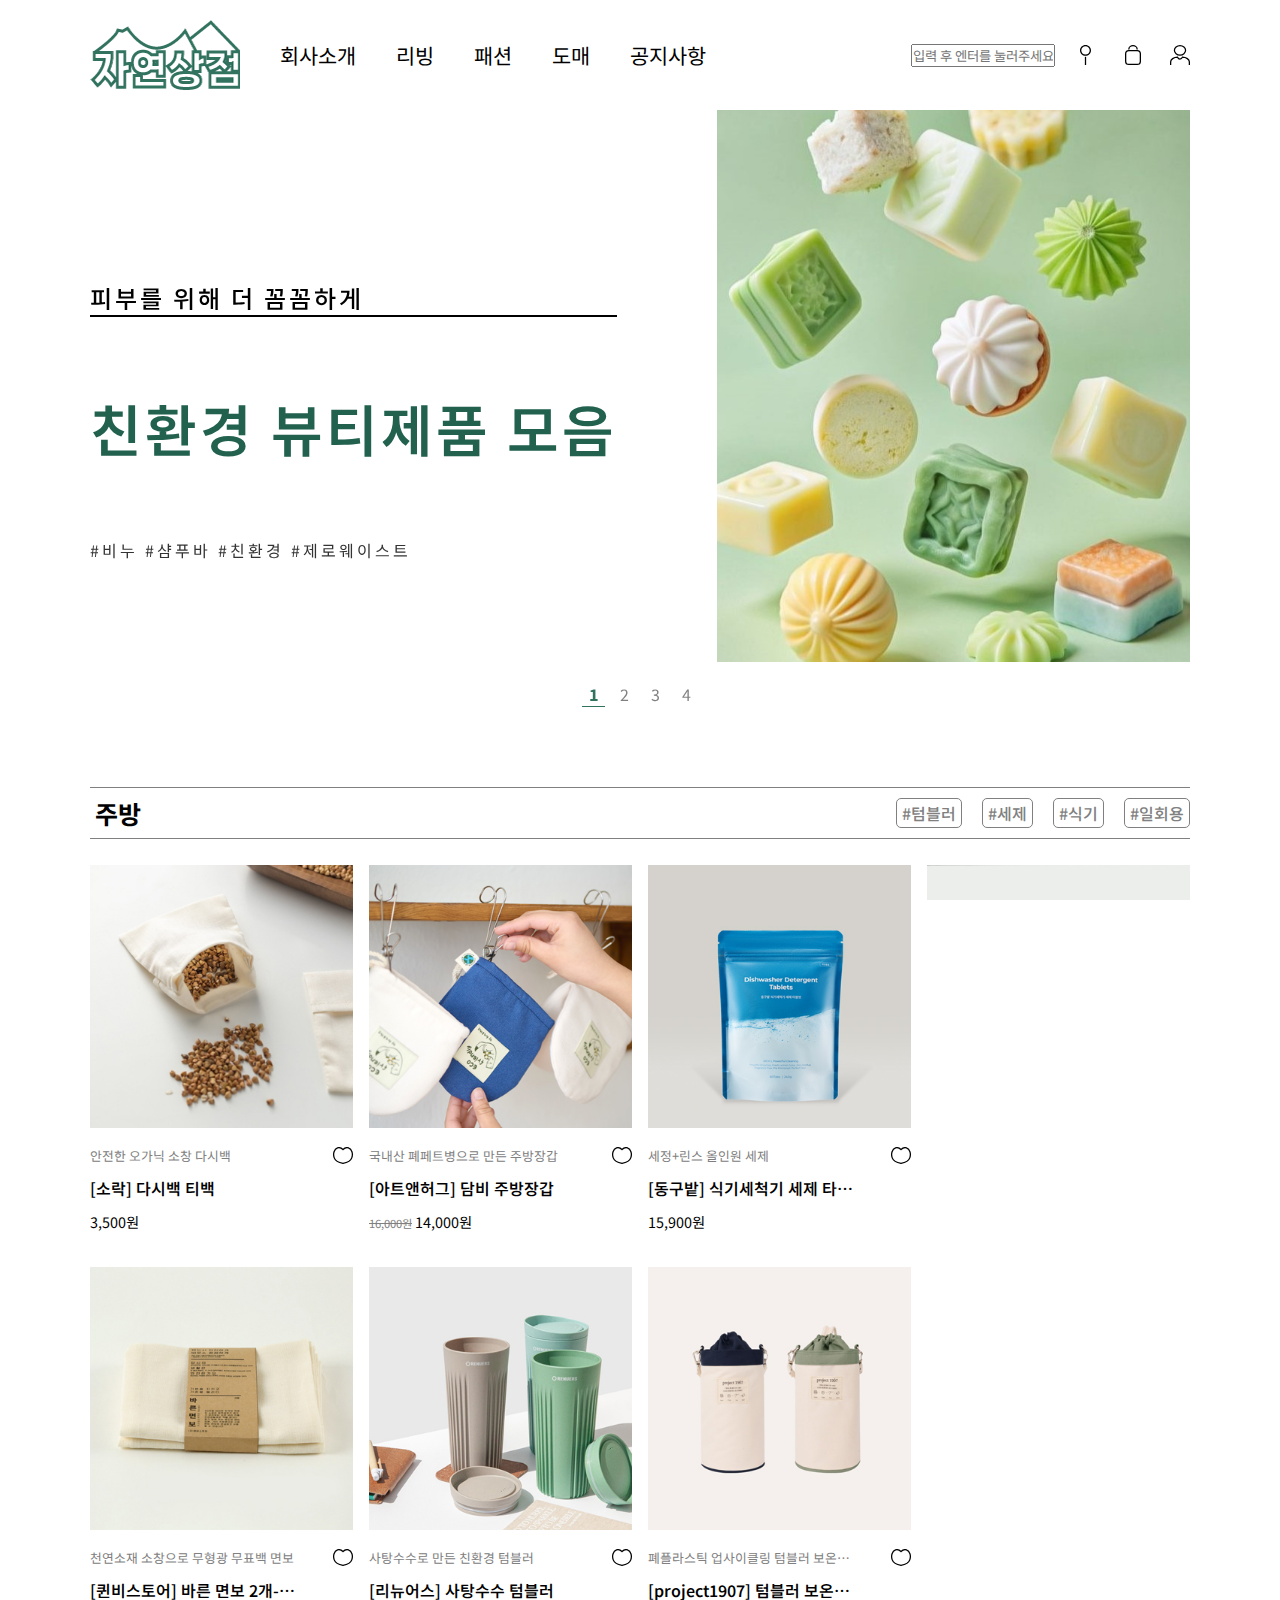
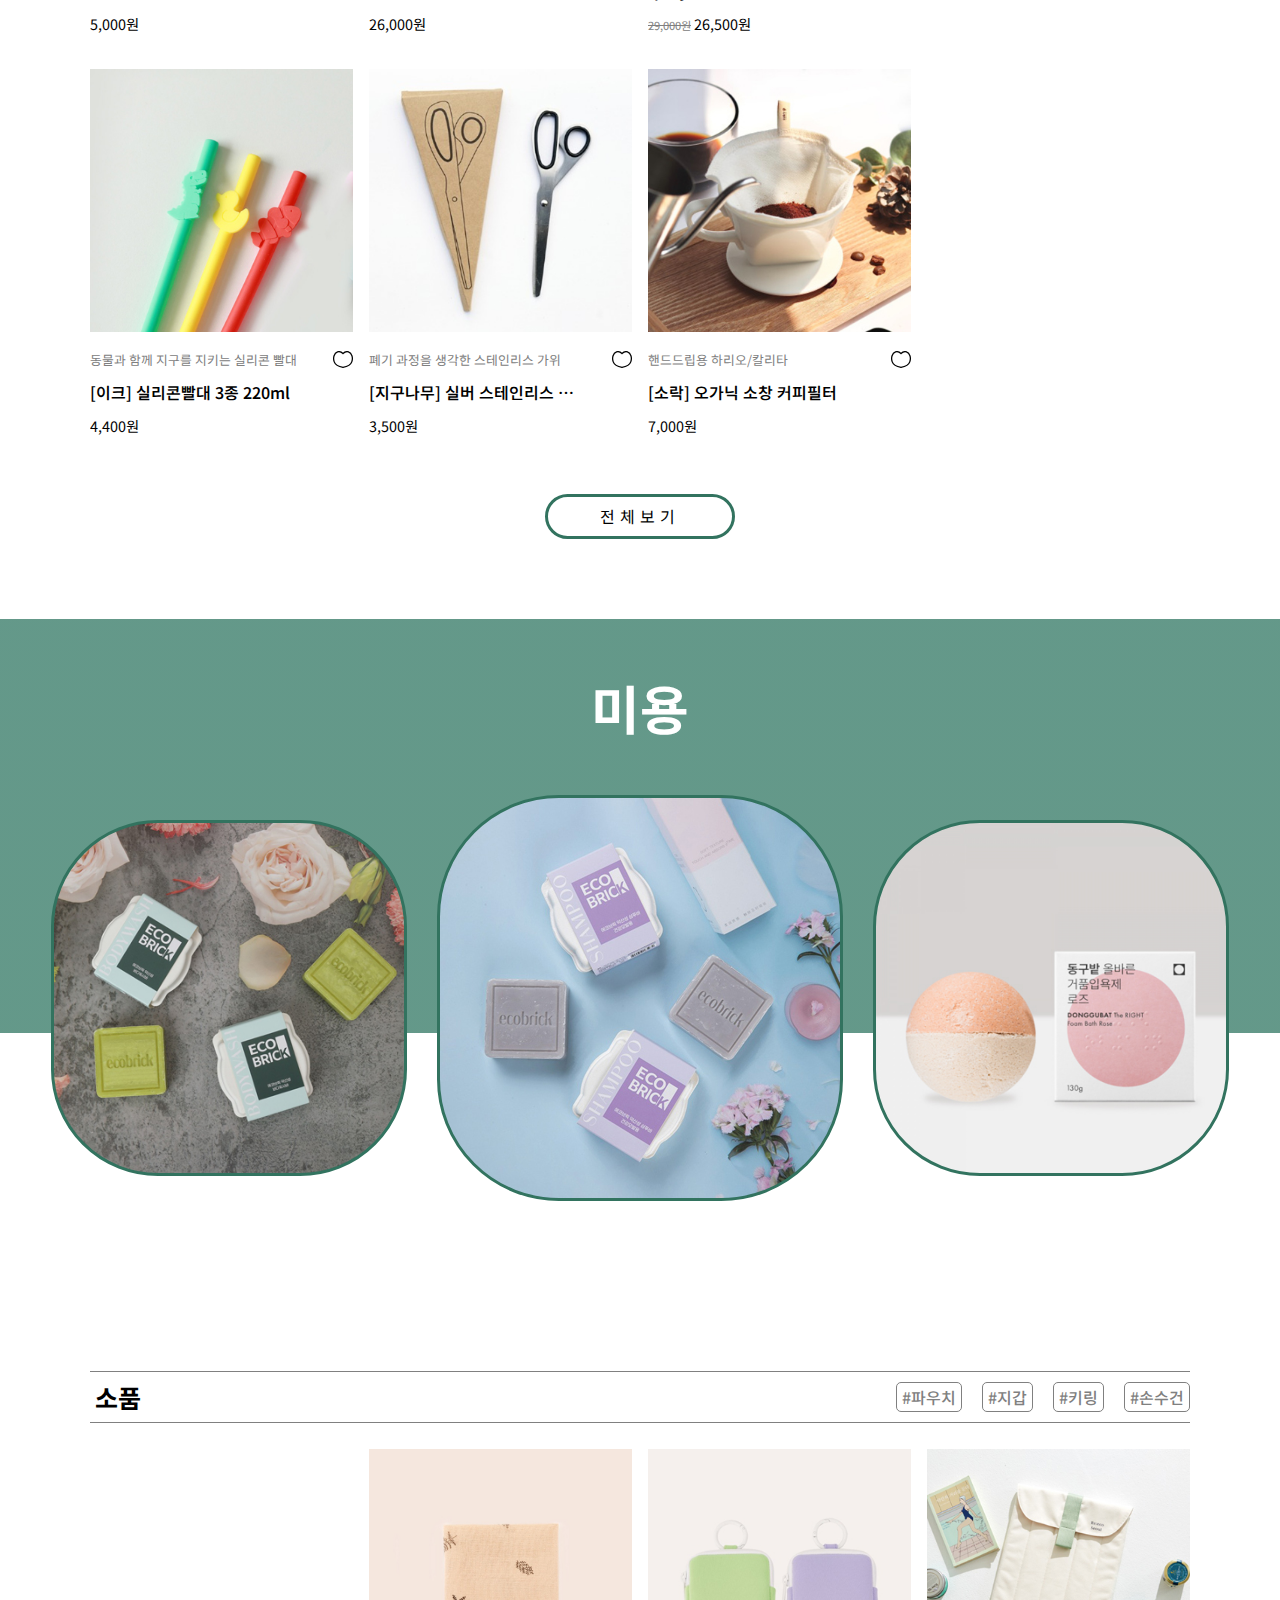
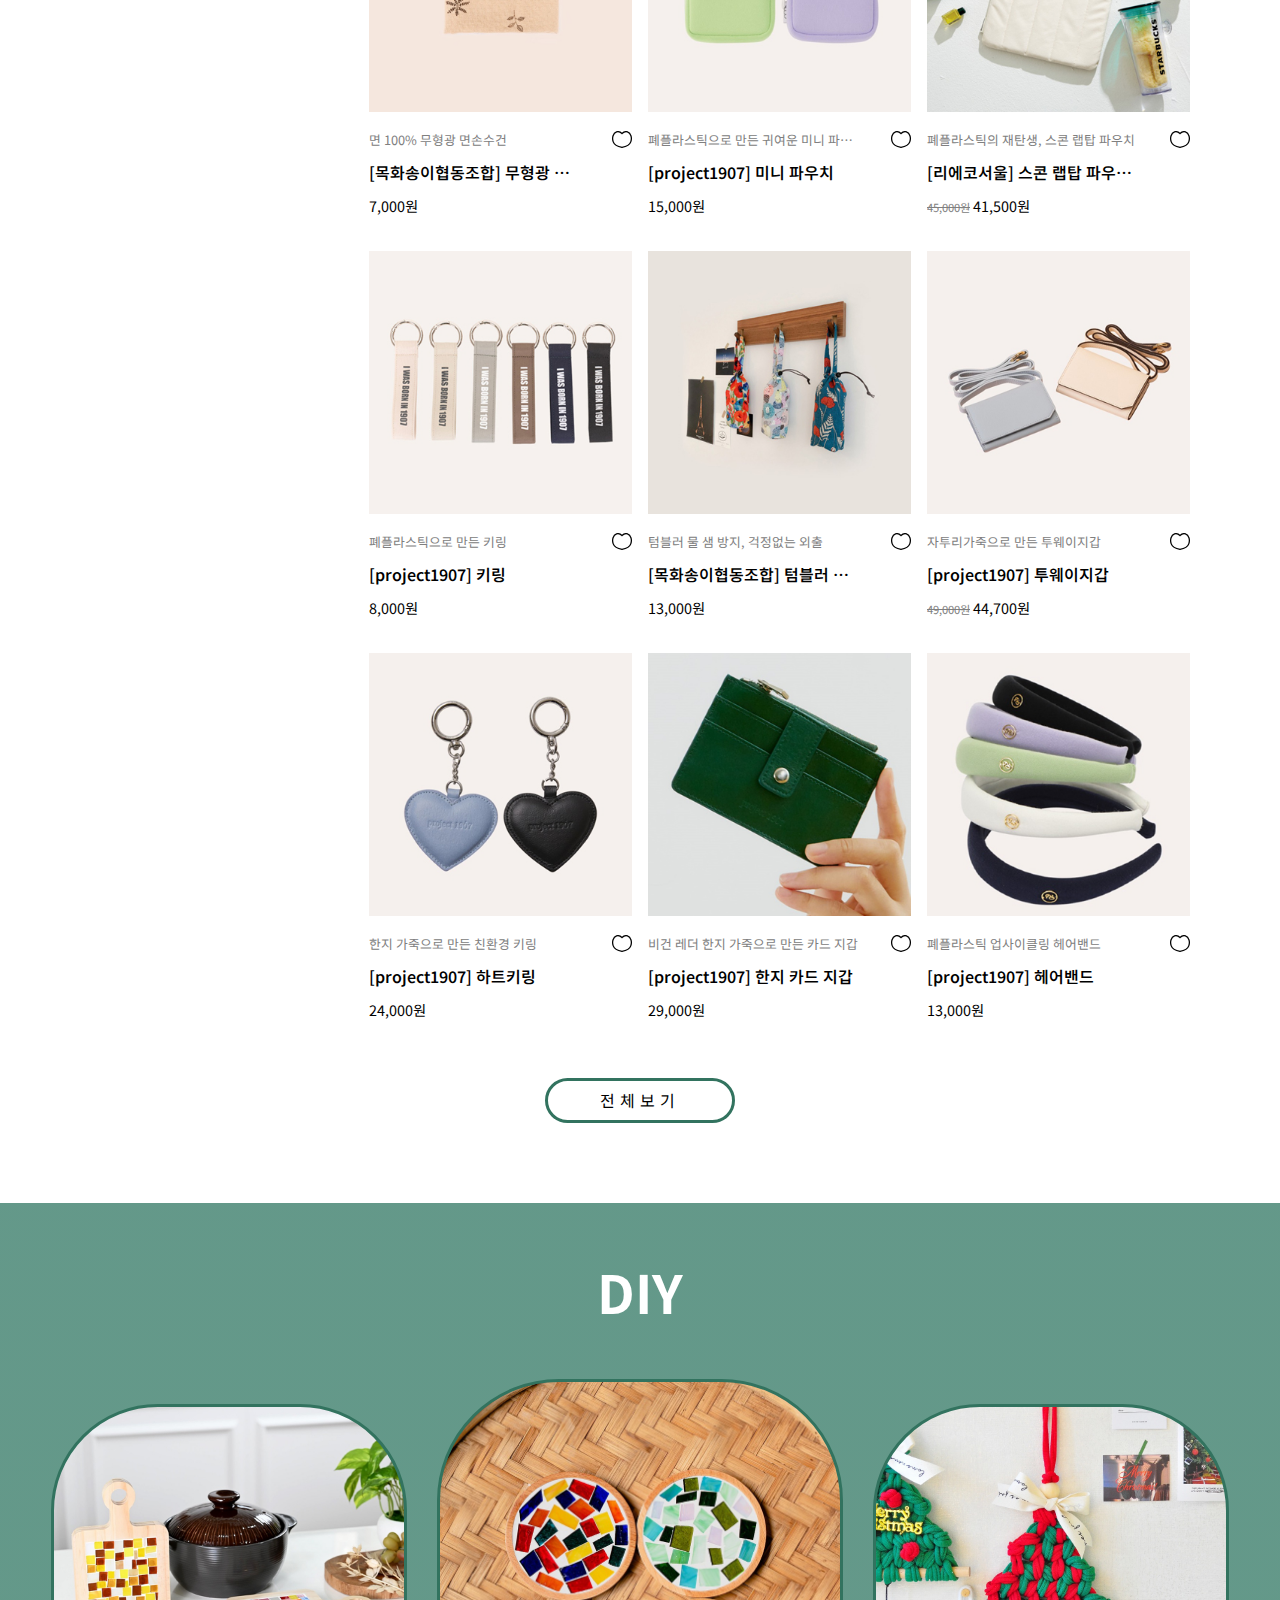
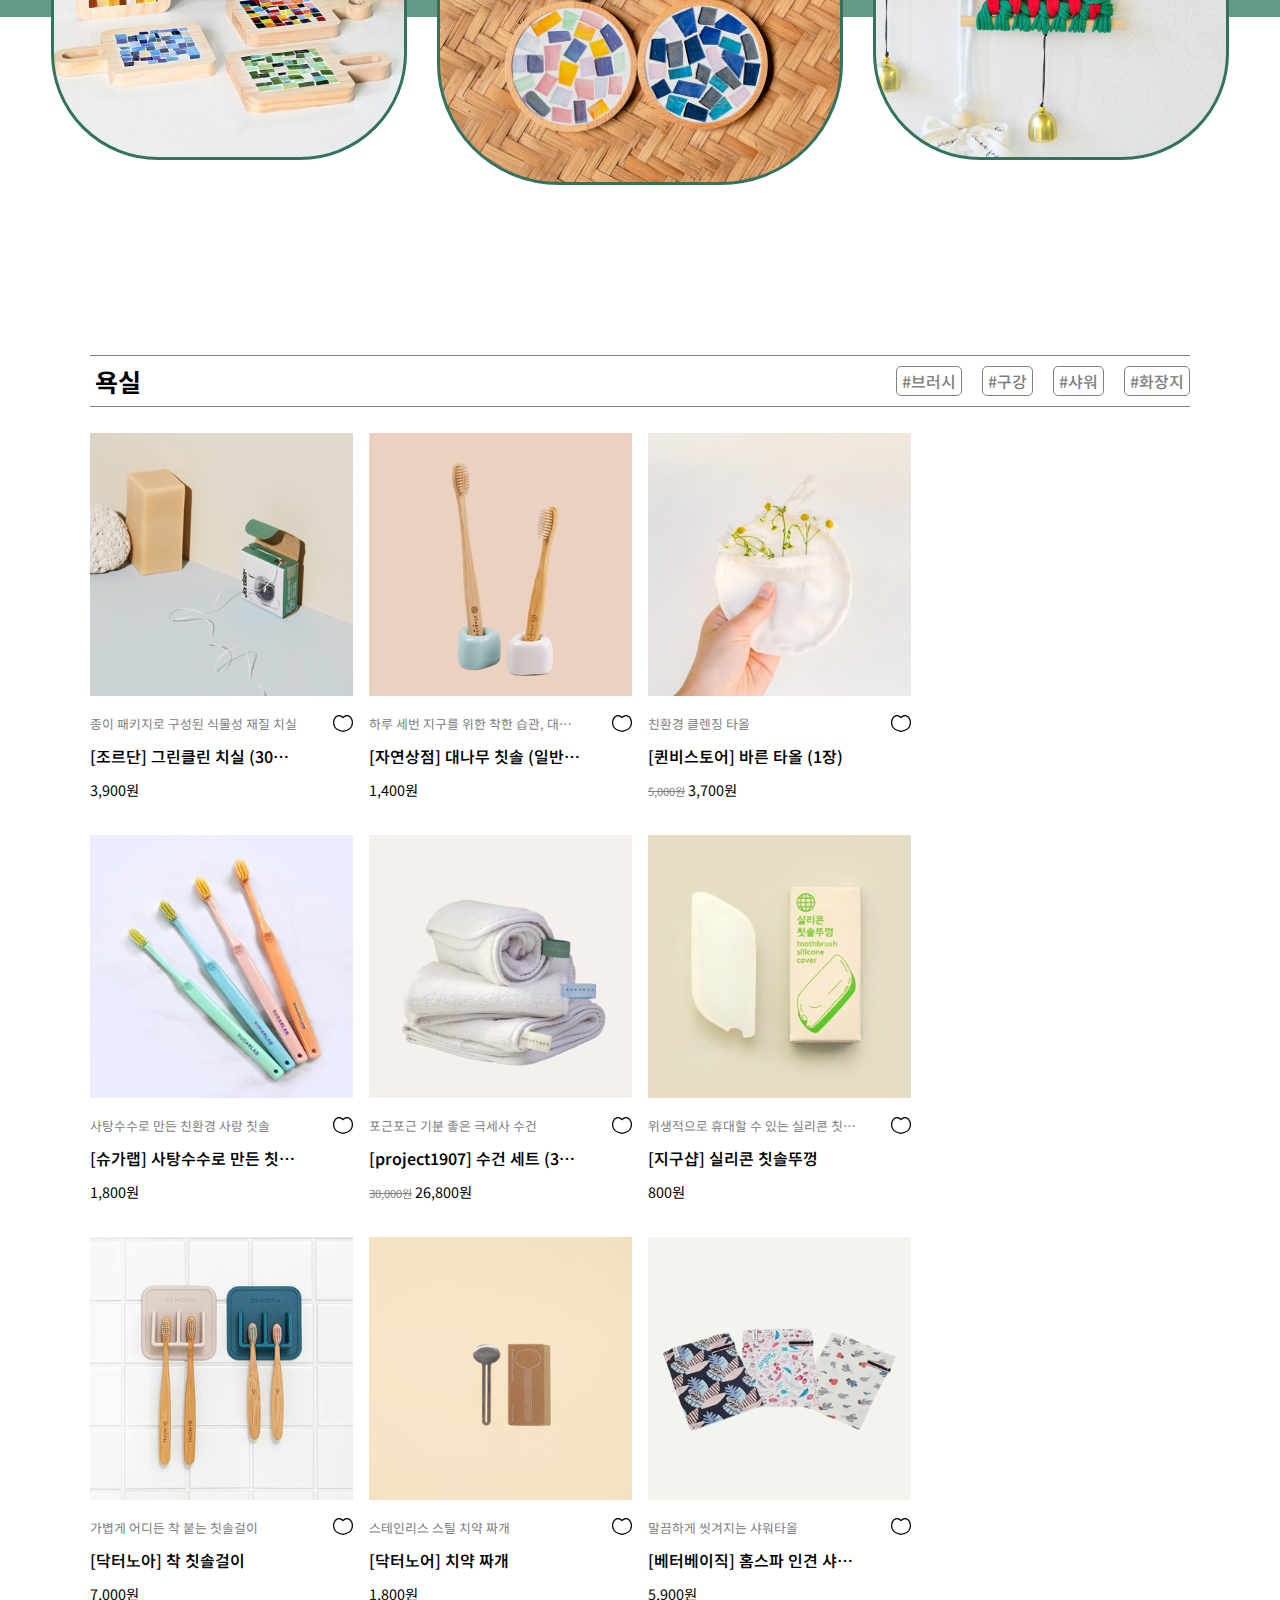
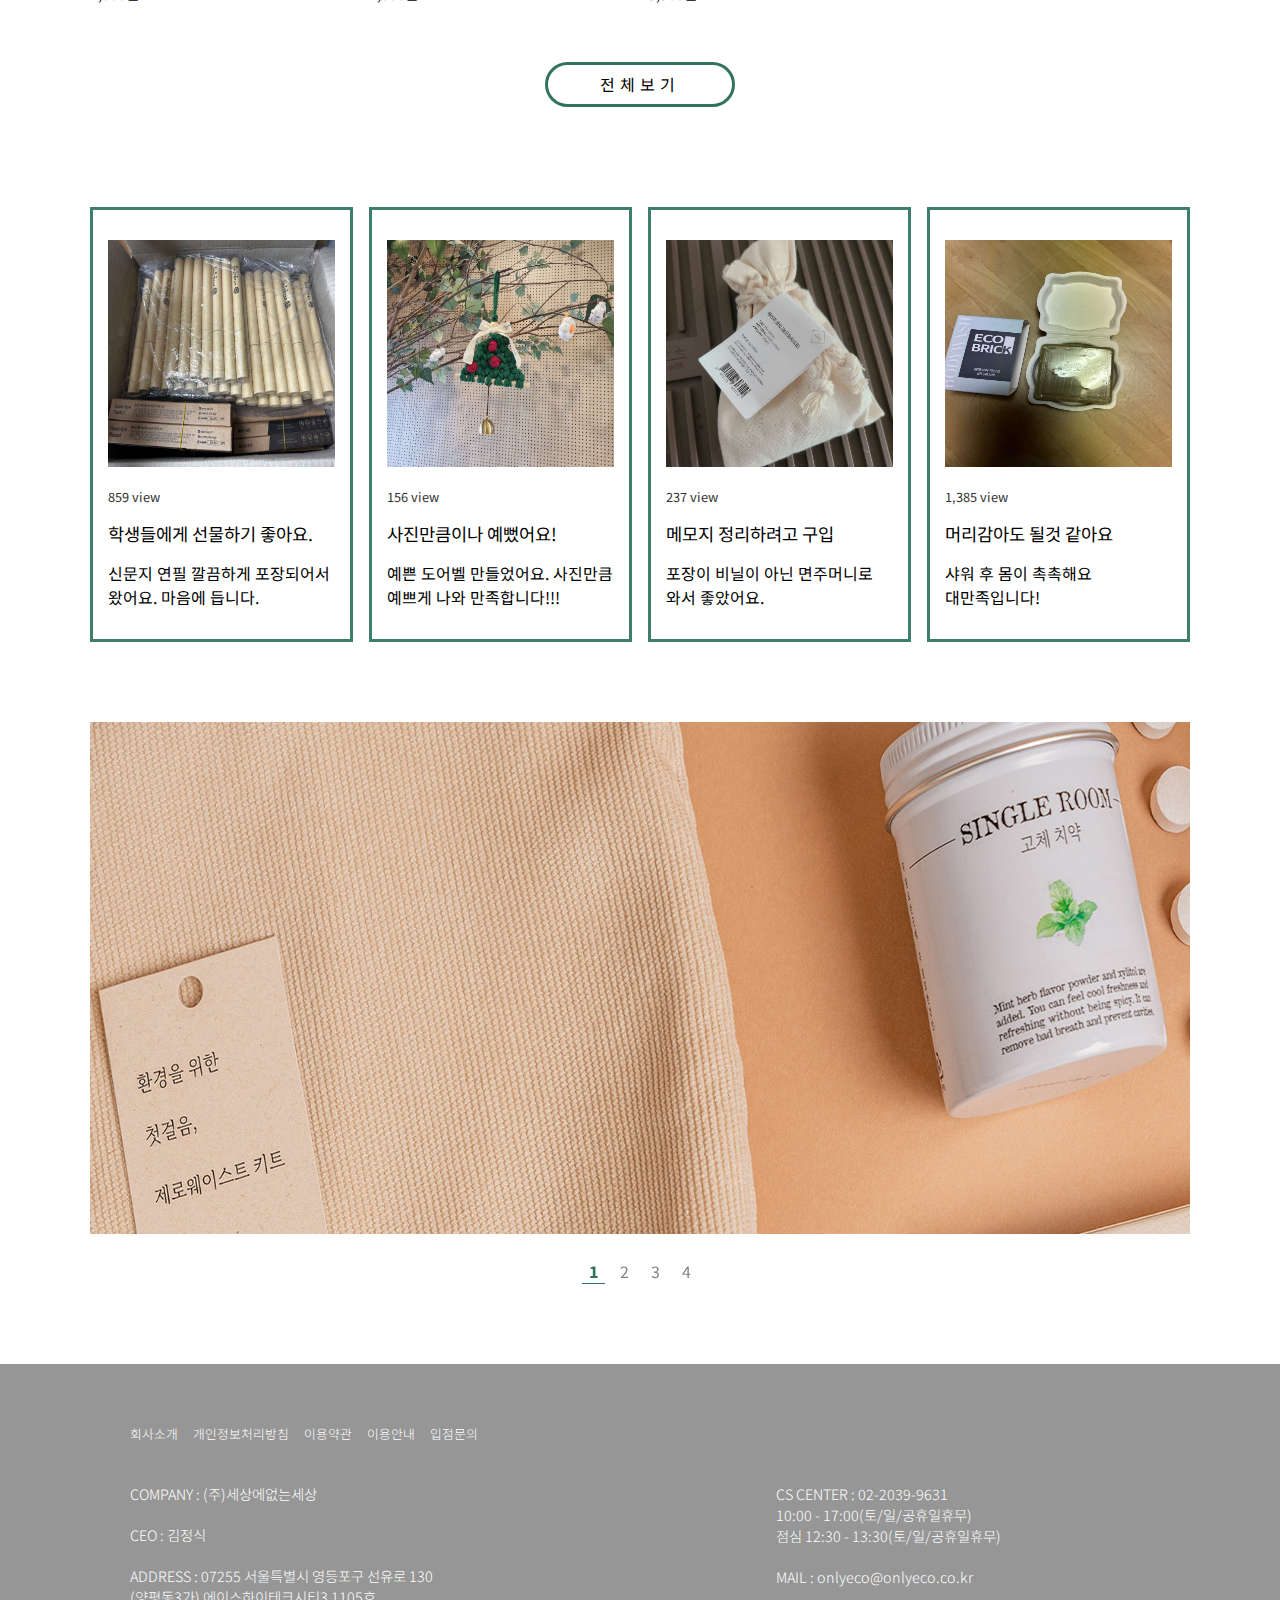
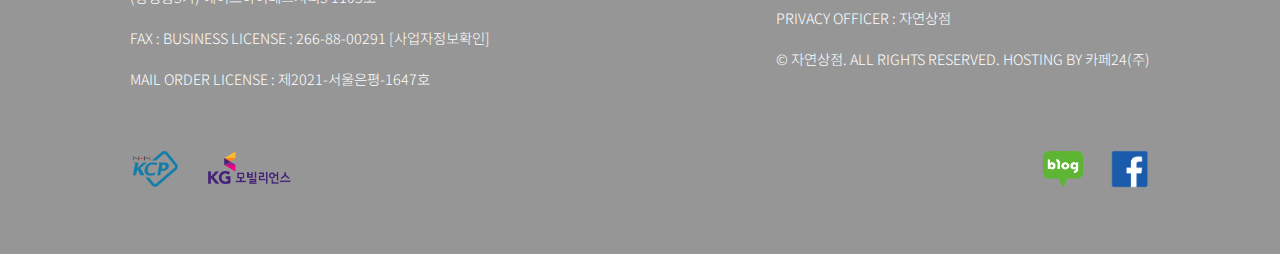
<file: index.html>
<!DOCTYPE html>
<html lang="kr">

<head>
    <meta charset="UTF-8">
    <meta name="viewport" content="width=device-width, initial-scale=1.0">
    <link rel="stylesheet" href="./css/common.css">
    <link rel="stylesheet" href="./css/swiper_bundle.css">
    <!-- swiper -->
    <link rel="icon" href="./img/favicon.ico">
    <link rel="stylesheet" href="./css/index.css">
    <title>자연상점</title>
</head>

<body>
    <header class="flex w1448">
        <article id="ham_wrap">
        <div id="menu_bar"> <!-- 햄버거 -->
            <img src="./img/icon/ham.svg" alt="ham">
        </div>
        <ul id="ham_menu">
            <li><a href="">회사소개</a></li>
            <li><a href="">리빙</a></li>
            <li><a href="">패션</a></li>
            <li><a href="">도매</a></li>
            <li><a href="">공지사항</a></li>
        </ul>
        </article>
        <h1><a href="">
                <img src="./img/logo.png" alt="logo">
            </a></h1>
        <nav id="nav_wrap" class="flex">
            <ul id="menu_wrap" class="flex hidden540">
                <li><a href="">회사소개</a></li>
                <li><a href="">리빙</a></li>
                <li><a href="">패션</a></li>
                <li><a href="">도매</a></li>
                <li><a href="">공지사항</a></li>
            </ul>
            <ul id="icon_wrap" class="flex">
                <form action="" class="flex">
                <input class="search_bar" type="text" placeholder="입력 후 엔터를 눌러주세요">
                </form>
                <li class="search">검색</li>
                <li class="cart hidden540"><a href="">장바구니</a></li>
                <li class="mypage hidden540"><a href="">마이페이지</a></li>
            </ul>
        </nav>
    </header>
    <main>
        <section id="sec1" class="hidden1100">
                    <div class="swiper mySwiper w1448 banner">
                        <div class="swiper-wrapper">
                            <div class="swiper-slide">
                                <article class="ban_wrap">
                                    <div class="ban_text">
                                        <p class="ban_sub">피부를 위해 더 꼼꼼하게</p>
                                        <p class="ban_title">친환경 뷰티제품 모음</p>
                                        <p class="ban_tag">#비누 #샴푸바 #친환경 #제로웨이스트 </p>
                                    </div>
                                    <div class="ban_wrap ban1">
                                    </div>
                                </article>
                            </div>
                            <div class="swiper-slide">
                                <article class="ban_wrap">
                                    <div class="ban_text">
                                        <p class="ban_sub">몸에 닿으니까 더 철저하게</p>
                                        <p class="ban_title">친환경 욕실용품 모음</p>
                                        <p class="ban_tag">#욕실 #세안 #친환경 #제로웨이스트 </p>
                                    </div>
                                    <div class="ban_wrap ban2">
                                    </div>
                                </article>
                            </div>
                            <div class="swiper-slide">
                                <article class="ban_wrap">
                                    <div class="ban_text">
                                        <p class="ban_sub">지구를 생각하는 주방용품</p>
                                        <p class="ban_title">친환경 주방용품 모음</p>
                                        <p class="ban_tag">#주방 #세제 #친환경 #제로웨이스트 </p>
                                    </div>
                                    <div class="ban_wrap ban3">
                                    </div>
                                </article>
                            </div>
                            <div class="swiper-slide">
                                <article class="ban_wrap">
                                    <div class="ban_text">
                                        <p class="ban_sub">작은 소품도 지구와 함께</p>
                                        <p class="ban_title">친환경 패션소품 모음</p>
                                        <p class="ban_tag">#소품 #악세사리 #친환경 #제로웨이스트 </p>
                                    </div>
                                    <div class="ban_wrap ban4">
                                    </div>
                                </article>
                            </div>
                        </div>
                        <div class="swiper-pagination"></div>
                    </div>
        </section>
        <section id="sec2" class="w1448 list">
            <article class="flex tit_wrap">
                <h3 data-aos="zoom-in-left" data-aos-duration="800">주방</h3>
                <div class="flex hidden360 tag_wrap" data-aos="zoom-in-right" data-aos-duration="800">
                    <p>#텀블러</p>
                    <p>#세제</p>
                    <p>#식기</p>
                    <p>#일회용</p>
                </div>
            </article>
            <div class="flex list_img">
                <article class="flex item_wrap">
                    <figure class="item_one">
                        <div><img src="./img/list/1_kitchen/teabag_3500.jpg" alt="다시백 티백"></div>
                        <figcaption class="flex tbox_wrap">
                            <div class="item_tbox">
                                <p>안전한 오가닉 소창 다시백</p>
                                <p><a href="">[소락] 다시백 티백</a></p>
                                <p>3,500원</p>
                            </div>
                            <div class="heart"></div>
                        </figcaption>
                    </figure>
                    <figure class="item_one">
                        <div><img src="./img/list/1_kitchen/glove_14000.jpg" alt="주방장갑"></div>
                        <figcaption class="flex tbox_wrap">
                            <div class="item_tbox">
                                <p>국내산 폐페트병으로 만든 주방장갑</p>
                                <p><a href="">[아트앤허그] 담비 주방장갑</a></p>
                                <p><del>16,000원</del> 14,000원</p>
                            </div>
                            <div class="heart"></div>
                        </figcaption>
                    </figure>
                    <figure class="item_one">
                        <div><img src="./img/list/1_kitchen/Laundry_15900.jpg" alt="식기세척기세제"></div>
                        <figcaption class="flex tbox_wrap">
                            <div class="item_tbox">
                                <p>세정+린스 올인원 세제</p>
                                <p><a href="">[동구밭] 식기세척기 세제 타블렌</a></p>
                                <p>15,900원</p>
                            </div>
                            <div class="heart"></div>
                        </figcaption>
                    </figure>
                    <figure class="item_one">
                        <div><img src="./img/list/1_kitchen/cotton_5000.jpg" alt="바른면보"></div>
                        <figcaption class="flex tbox_wrap">
                            <div class="item_tbox">
                                <p>천연소재 소창으로 무형광 무표백 면보</p>
                                <p><a href="">[퀸비스토어] 바른 면보 2개-1set</a></p>
                                <p>5,000원</p>
                            </div>
                            <div class="heart"></div>
                        </figcaption>
                    </figure>
                    <figure class="item_one">
                        <div><img src="./img/list/1_kitchen/tumbler_26000.jpg" alt="텀블러"></div>
                        <figcaption class="flex tbox_wrap">
                            <div class="item_tbox">
                                <p>사탕수수로 만든 친환경 텀블러</p>
                                <p><a href="">[리뉴어스] 사탕수수 텀블러</a></p>
                                <p>26,000원</p>
                            </div>
                            <div class="heart"></div>
                        </figcaption>
                    </figure>
                    <figure class="item_one">
                        <div><img src="./img/list/1_kitchen/tumbbag_29000.jpg" alt="텀블러백"></div>
                        <figcaption class="flex tbox_wrap">
                            <div class="item_tbox">
                                <p>폐플라스틱 업사이클링 텀블러 보온보냉백</p>
                                <p><a href="">[project1907] 텀블러 보온보냉백</a></p>
                                <p><del>29,000원</del> 26,500원</p>
                            </div>
                            <div class="heart"></div>
                        </figcaption>
                    </figure>
                    <figure class="item_one">
                        <div><img src="./img/list/1_kitchen/straw_4400.jpg" alt="실리콘빨대"></div>
                        <figcaption class="flex tbox_wrap">
                            <div class="item_tbox">
                                <p>동물과 함께 지구를 지키는 실리콘 빨대</p>
                                <p><a href="">[이크] 실리콘빨대 3종 220ml</a></p>
                                <p>4,400원</p>
                            </div>
                            <div class="heart"></div>
                        </figcaption>
                    </figure>
                    <figure class="item_one">
                        <div><img src="./img/list/1_kitchen/scissors_500.jpg" alt="스텐가위"></div>
                        <figcaption class="flex tbox_wrap">
                            <div class="item_tbox">
                                <p>폐기 과정을 생각한 스테인리스 가위</p>
                                <p><a href="">[지구나무] 실버 스테인리스 가위</a></p>
                                <p>3,500원</p>
                            </div>
                            <div class="heart"></div>
                        </figcaption>
                    </figure>
                    <figure class="item_one hidden1100">
                        <div><img src="./img/list/1_kitchen/filter_7000.jpg" alt="커피필터"></div>
                        <figcaption class="flex tbox_wrap">
                            <div class="item_tbox">
                                <p>핸드드립용 하리오/칼리타</p>
                                <p><a href="">[소락] 오가닉 소창 커피필터</a></p>
                                <p>7,000원</p>
                            </div>
                            <div class="heart"></div>
                        </figcaption>
                    </figure>
                </article>
                <div class="h_banner kit_b hidden1100"></div>
            </div>
            <div class="flex view_all">
                <a href="">전체보기</a>
            </div>
        </section>
        <section id="sec3" class="slide">
            <h2>미용</h2>
            <article class="flex slide_wrap">
                <div class="hidden1440" data-aos="fade-up" data-aos-easing="linear" data-aos-duration="1300"><a href="" ></a></div>
                <div class="hidden540" data-aos="fade-up" data-aos-easing="linear" data-aos-duration="1000"><a href=""></a></div>
                <div data-aos="fade-up" data-aos-easing="linear" data-aos-duration="700"><a href=""></a></div>
                <div class="hidden540" data-aos="fade-up" data-aos-easing="linear" data-aos-duration="1000"><a href=""></a></div>
                <div class="hidden1440" data-aos="fade-up" data-aos-easing="linear" data-aos-duration="1300"><a href=""></a></div>
            </article>
        </section>
        <section id="sec4" class="w1448 list">
            <article class="flex tit_wrap">
                <h3 data-aos="zoom-in-left" data-aos-duration="800">소품</h3>
                <div class="flex tag_wrap hidden360" data-aos="zoom-in-right" data-aos-duration="800">
                    <p>#파우치</p>
                    <p>#지갑</p>
                    <p>#키링</p>
                    <p>#손수건</p>
                </div>
            </article>
            <div class="flex list_img">
                <div class="h_banner acc_b hidden1100"></div>
                <article class="flex item_wrap">
                    <figure class="item_one">
                        <div><img src="./img/list/2_accessories/hankie_7000.jpg" alt="면손수건"></div>
                        <figcaption class="flex tbox_wrap">
                            <div class="item_tbox">
                                <p>면 100% 무형광 면손수건</p>
                                <p><a href="">[목화송이협동조합] 무형광 면손수건</a></p>
                                <p>7,000원</p>
                            </div>
                            <div class="heart"></div>
                        </figcaption>
                    </figure>
                    <figure class="item_one">
                        <div><img src="./img/list/2_accessories/mpouch_15000.jpg" alt="미니파우치"></div>
                        <figcaption class="flex tbox_wrap">
                            <div class="item_tbox">
                                <p>폐플라스틱으로 만든 귀여운 미니 파우치</p>
                                <p><a href="">[project1907] 미니 파우치</a></p>
                                <p>15,000원</p>
                            </div>
                            <div class="heart"></div>
                        </figcaption>
                    </figure>
                    <figure class="item_one">
                        <div><img src="./img/list/2_accessories/laptoppouch_45000.jpg" alt="랩탑 파우치"></div>
                        <figcaption class="flex tbox_wrap">
                            <div class="item_tbox">
                                <p>폐플라스틱의 재탄생, 스콘 랩탑 파우치</p>
                                <p><a href="">[리에코서울] 스콘 랩탑 파우치(파우더그린)</a></p>
                                <p><del>45,000원</del> 41,500원</p>
                            </div>
                            <div class="heart"></div>
                        </figcaption>
                    </figure>
                    <figure class="item_one">
                        <div><img src="./img/list/2_accessories/keyring_8000.jpg" alt="키링"></div>
                        <figcaption class="flex tbox_wrap">
                            <div class="item_tbox">
                                <p>폐플라스틱으로 만든 키링</p>
                                <p><a href="">[project1907] 키링</a></p>
                                <p>8,000원</p>
                            </div>
                            <div class="heart"></div>
                        </figcaption>
                    </figure>
                    <figure class="item_one">
                        <div><img src="./img/list/2_accessories/tpouch_13000.jpg" alt="텀블러 파우치"></div>
                        <figcaption class="flex tbox_wrap">
                            <div class="item_tbox">
                                <p>텀블러 물 샘 방지, 걱정없는 외출</p>
                                <p><a href="">[목화송이협동조합] 텀블러 파우치</a></p>
                                <p>13,000원</p>
                            </div>
                            <div class="heart"></div>
                        </figcaption>
                    </figure>
                    <figure class="item_one">
                        <div><img src="./img/list/2_accessories/wallet_49000.jpg" alt="투웨이 지갑"></div>
                        <figcaption class="flex tbox_wrap">
                            <div class="item_tbox">
                                <p>자투리가죽으로 만든 투웨이지갑</p>
                                <p><a href="">[project1907] 투웨이지갑</a></p>
                                <p><del>49,000원</del> 44,700원</p>
                            </div>
                            <div class="heart"></div>
                        </figcaption>
                    </figure>
                    <figure class="item_one">
                        <div><img src="./img/list/2_accessories/heartkey_24000.jpg" alt="하트키링"></div>
                        <figcaption class="flex tbox_wrap">
                            <div class="item_tbox">
                                <p>한지 가죽으로 만든 친환경 키링</p>
                                <p><a href="">[project1907] 하트키링</a></p>
                                <p>24,000원</p>
                            </div>
                            <div class="heart"></div>
                        </figcaption>
                    </figure>
                    <figure class="item_one">
                        <div><img src="./img/list/2_accessories/wallet_29000.jpg" alt="한지 카드 지갑"></div>
                        <figcaption class="flex tbox_wrap">
                            <div class="item_tbox">
                                <p>비건 레더 한지 가죽으로 만든 카드 지갑</p>
                                <p><a href="">[project1907] 한지 카드 지갑</a></p>
                                <p>29,000원</p>
                            </div>
                            <div class="heart"></div>
                        </figcaption>
                    </figure>
                    <figure class="item_one hidden1100">
                        <div><img src="./img/list/2_accessories/hairband_13000.jpg" alt="다시백 티백"></div>
                        <figcaption class="flex tbox_wrap">
                            <div class="item_tbox">
                                <p>폐플라스틱 업사이클링 헤어밴드</p>
                                <p><a href="">[project1907] 헤어밴드</a></p>
                                <p>13,000원</p>
                            </div>
                            <div class="heart"></div>
                        </figcaption>
                    </figure>
                </article>
            </div>
            <div class="flex view_all">
                <a href="">전체보기</a>
            </div>
        </section>
        <section id="sec5" class="slide">
            <h2>DIY</h2>
            <article class="flex slide_wrap">
                <div class="hidden1440" data-aos="fade-up" data-aos-easing="linear" data-aos-duration="1300"><a href=""></a></div>
                <div class="hidden540" data-aos="fade-up" data-aos-easing="linear" data-aos-duration="1000"><a href=""></a></div>
                <div data-aos="fade-up" data-aos-easing="linear" data-aos-duration="700"><a href=""></a></div>
                <div class="hidden540" data-aos="fade-up" data-aos-easing="linear" data-aos-duration="1000"><a href=""></a></div>
                <div class="hidden1440" data-aos="fade-up" data-aos-easing="linear" data-aos-duration="1300"><a href=""></a></div>
            </article>
        </section>
        <section id="sec6" class="w1448 list">
            <article class="flex tit_wrap">
                <h3 data-aos="zoom-in-left" data-aos-duration="800">욕실</h3>
                <div class="flex tag_wrap hidden360" data-aos="zoom-in-right" data-aos-duration="800">
                    <p>#브러시</p>
                    <p>#구강</p>
                    <p>#샤워</p>
                    <p>#화장지</p>
                </div>
            </article>
            <div class="flex list_img">
                <article class="flex item_wrap">
                    <figure class="item_one">
                        <div><img src="./img/list/3_bathroom/floss_3900.jpg" alt="치실"></div>
                        <figcaption class="flex tbox_wrap">
                            <div class="item_tbox">
                                <p>종이 패키지로 구성된 식물성 재질 치실</p>
                                <p><a href="">[조르단] 그린클린 치실 (30ml)</a></p>
                                <p>3,900원</p>
                            </div>
                            <div class="heart"></div>
                        </figcaption>
                    </figure>
                    <figure class="item_one">
                        <div><img src="./img/list/3_bathroom/tbrush_1400.jpg" alt="대나무칫솔"></div>
                        <figcaption class="flex tbox_wrap">
                            <div class="item_tbox">
                                <p>하루 세번 지구를 위한 착한 습관, 대나무칫솔</p>
                                <p><a href="">[자연상점] 대나무 칫솔 (일반형)</a></p>
                                <p>1,400원</p>
                            </div>
                            <div class="heart"></div>
                        </figcaption>
                    </figure>
                    <figure class="item_one">
                        <div><img src="./img/list/3_bathroom/towel_5000.jpg" alt="면손수건"></div>
                        <figcaption class="flex tbox_wrap">
                            <div class="item_tbox">
                                <p>친환경 클렌징 타올</p>
                                <p><a href="">[퀸비스토어] 바른 타올 (1장)</a></p>
                                <p><del>5,000원</del> 3,700원</p>
                            </div>
                            <div class="heart"></div>
                        </figcaption>
                    </figure>
                    <figure class="item_one">
                        <div><img src="./img/list/3_bathroom/tbrush_1800.jpg" alt="사탕수수 칫솔"></div>
                        <figcaption class="flex tbox_wrap">
                            <div class="item_tbox">
                                <p>사탕수수로 만든 친환경 사랑 칫솔</p>
                                <p><a href="">[슈가랩] 사탕수수로 만든 칫솔 (1P)</a></p>
                                <p>1,800원</p>
                            </div>
                            <div class="heart"></div>
                        </figcaption>
                    </figure>
                    <figure class="item_one">
                        <div><img src="./img/list/3_bathroom/towelset_30000.jpg" alt="수건 세트"></div>
                        <figcaption class="flex tbox_wrap">
                            <div class="item_tbox">
                                <p>포근포근 기분 좋은 극세사 수건</p>
                                <p><a href="">[project1907] 수건 세트 (3pcs)</a></p>
                                <p><del>30,000원</del> 26,800원</p>
                            </div>
                            <div class="heart"></div>
                        </figcaption>
                    </figure>
                    <figure class="item_one">
                        <div><img src="./img/list/3_bathroom/tbcap_800.jpg" alt="칫솔뚜껑"></div>
                        <figcaption class="flex tbox_wrap">
                            <div class="item_tbox">
                                <p>위생적으로 휴대할 수 있는 실리콘 칫솔 뚜껑</p>
                                <p><a href="">[지구샵] 실리콘 칫솔뚜껑</a></p>
                                <p>800원</p>
                            </div>
                            <div class="heart"></div>
                        </figcaption>
                    </figure>
                    <figure class="item_one">
                        <div><img src="./img/list/3_bathroom/tbholder_7000.jpg" alt="칫솔걸이"></div>
                        <figcaption class="flex tbox_wrap">
                            <div class="item_tbox">
                                <p>가볍게 어디든 착 붙는 칫솔걸이</p>
                                <p><a href="">[닥터노아] 착 칫솔걸이</a></p>
                                <p>7,000원</p>
                            </div>
                            <div class="heart"></div>
                        </figcaption>
                    </figure>
                    <figure class="item_one">
                        <div><img src="./img/list/3_bathroom/squeezer_1800.jpg" alt="치약 짜개"></div>
                        <figcaption class="flex tbox_wrap">
                            <div class="item_tbox">
                                <p>스테인리스 스틸 치약 짜개</p>
                                <p><a href="">[닥터노어] 치약 짜개</a></p>
                                <p>1,800원</p>
                            </div>
                            <div class="heart"></div>
                        </figcaption>
                    </figure>
                    <figure class="item_one hidden1100">
                        <div><img src="./img/list/3_bathroom/stowel_5900.jpg" alt="샤워타올"></div>
                        <figcaption class="flex tbox_wrap">
                            <div class="item_tbox">
                                <p>말끔하게 씻겨지는 샤워타올</p>
                                <p><a href="">[베터베이직] 홈스파 인견 샤워 타올(3매)</a></p>
                                <p>5,900원</p>
                            </div>
                            <div class="heart"></div>
                        </figcaption>
                    </figure>
                </article>
                <div class="h_banner bat_b hidden1100"></div>
            </div>
            <div class="flex view_all">
                <a href="">전체보기</a>
            </div>
        </section>
        <section id="sec7" class="w1448 flex hidden360">
            <figure class="review">
                <div>
                    <img src="./img/review/review1.jpeg" alt="신문지 연필 리뷰">
                </div>
                <figcaption>
                    <p>859 view</p>
                    <p>학생들에게 선물하기 좋아요.</p>
                    <p>신문지 연필 깔끔하게 포장되어서 왔어요. 마음에 듭니다.</p>
                </figcaption>
            </figure>
            <figure class="review">
                <div>
                    <img src="./img/review/review2.jpg" alt="도어벨 리뷰">
                </div>
                <figcaption>
                    <p>156 view</p>
                    <p>사진만큼이나 예뻤어요!</p>
                    <p>예쁜 도어벨 만들었어요. 사진만큼 예쁘게 나와 만족합니다!!!</p>
                </figcaption>
            </figure>
            <figure class="review">
                <div>
                    <img src="./img/review/review3.jpg" alt="클립 리뷰">
                </div>
                <figcaption>
                    <p>237 view</p>
                    <p>메모지 정리하려고 구입</p>
                    <p>포장이 비닐이 아닌 면주머니로 와서 좋았어요.</p>
                </figcaption>
            </figure>
            <figure class="review">
                <div>
                    <img src="./img/review/review4.jpeg" alt="약산성 바 리뷰">
                </div>
                <figcaption>
                    <p>1,385 view</p>
                    <p>머리감아도 될것 같아요</p>
                    <p>샤워 후 몸이 촉촉해요 대만족입니다!</p>
                </figcaption>
            </figure>
        </section>
        <section id="sec8" class="w1448 hidden540">
            <div class="swiper mySwiper2">
                <div class="swiper-wrapper">
                    <div class="swiper-slide">
                        <img class="under" src="./img/banner/underb_1.jpg" alt="">
                    </div>
                    <div class="swiper-slide">
                        <img class="under" src="./img/banner/underb_2.jpg" alt="">
                    </div>
                    <div class="swiper-slide">
                        <img class="under" src="./img/banner/underb_3.jpg" alt="">
                    </div>
                    <div class="swiper-slide">
                        <img class="under" src="./img/banner/underb_4.jpg" alt="">
                    </div>
                </div>
                <div class="swiper-pagination"></div>
            </div>
        </section>
    </main>
    <footer>
        <article class="w1448 foot_wrap">
            <ul class="flex foot_sec1">
                <li><a href="">회사소개</a></li>
                <li><a href="">개인정보처리방침</a></li>
                <li><a href="">이용약관</a></li>
                <li><a href="">이용안내</a></li>
                <li><a href="">입점문의</a></li>
            </ul>
            <div class="flex foot_sec2">
                <div>
                    <p class="hidden360">COMPANY : (주)세상에없는세상</p>
                    <p class="hidden540">CEO : 김정식</p>
                    <p class="hidden540">ADDRESS : 07255 서울특별시 영등포구 선유로 130<br>
                        (양평동3가) 에이스하이테크시티3 1105호</p>
                    <p class="hidden540">FAX : BUSINESS LICENSE : 266-88-00291 [사업자정보확인]</p>
                    <p class="hidden540">MAIL ORDER LICENSE : 제2021-서울은평-1647호</p>
                </div>
                <div>
                    <p class="hidden360">CS CENTER : 02-2039-9631<br>
                        10:00 - 17:00(토/일/공휴일휴무)<br>
                        점심 12:30 - 13:30(토/일/공휴일휴무)</p>
                    <p class="hidden540">MAIL : onlyeco@onlyeco.co.kr</p>
                    <p class="hidden540">PRIVACY OFFICER : 자연상점</p>
                    <p class="hidden360">© 자연상점. ALL RIGHTS RESERVED. HOSTING BY 카페24(주)</p>
                </div>
            </div>
            <div class="flex foot_sec3">
                <div>
                    <img src="./img/footer/kcp.png" alt="kcp">
                    <img src="./img/footer/kgmobilians.png" alt="kg모빌리언스">
                </div>
                <div>
                    <img src="./img/footer/naver_blog.png" alt="블로그">
                    <img src="./img/footer/facebook.png" alt="페이스북">
                </div>
            </div>
        </article>
    </footer>
    <script src="https://cdn.jsdelivr.net/npm/swiper@11/swiper-bundle.min.js"></script>
    <script src="./js/swiper.js"></script>
    <!-- swiper -->
    <script src="https://code.jquery.com/jquery-3.7.1.min.js" integrity="sha256-/JqT3SQfawRcv/BIHPThkBvs0OEvtFFmqPF/lYI/Cxo=" crossorigin="anonymous"></script>
    <script src="./js/script01.js"></script>
</body>

</html>
</file>
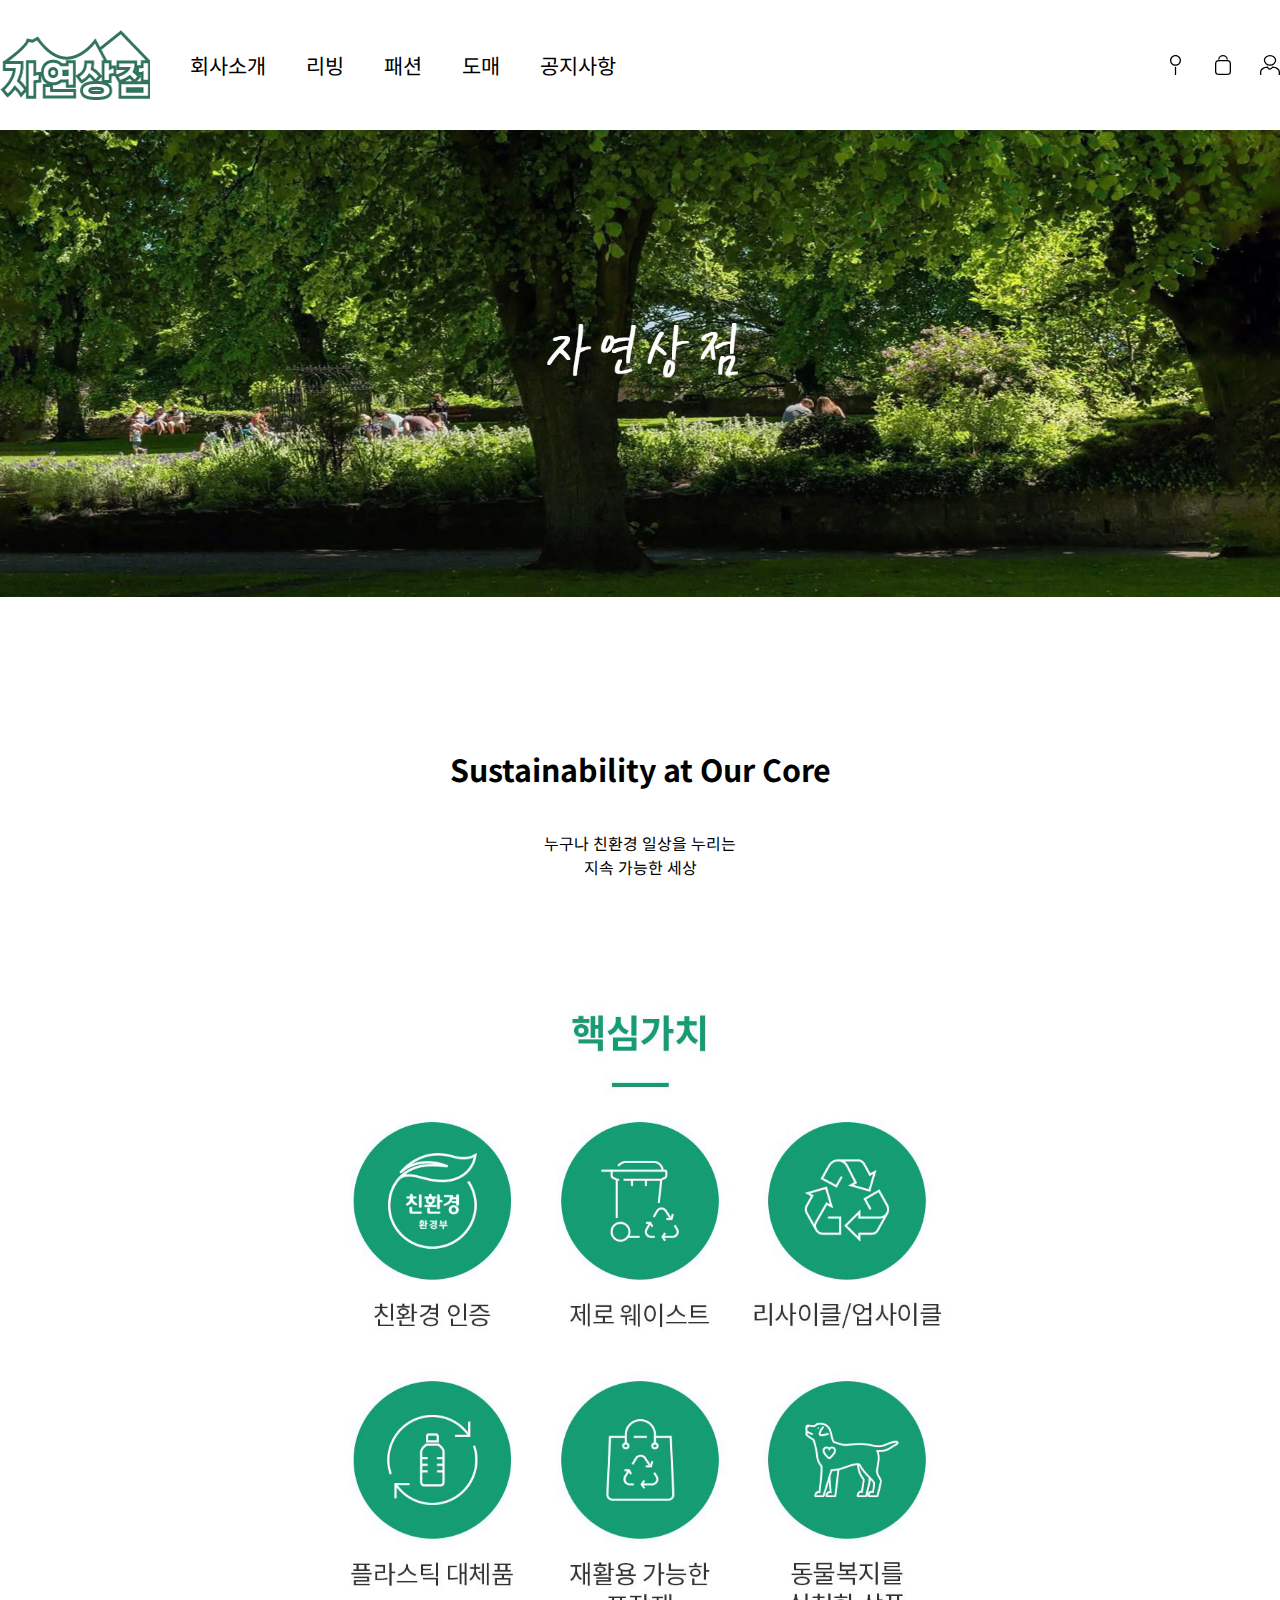
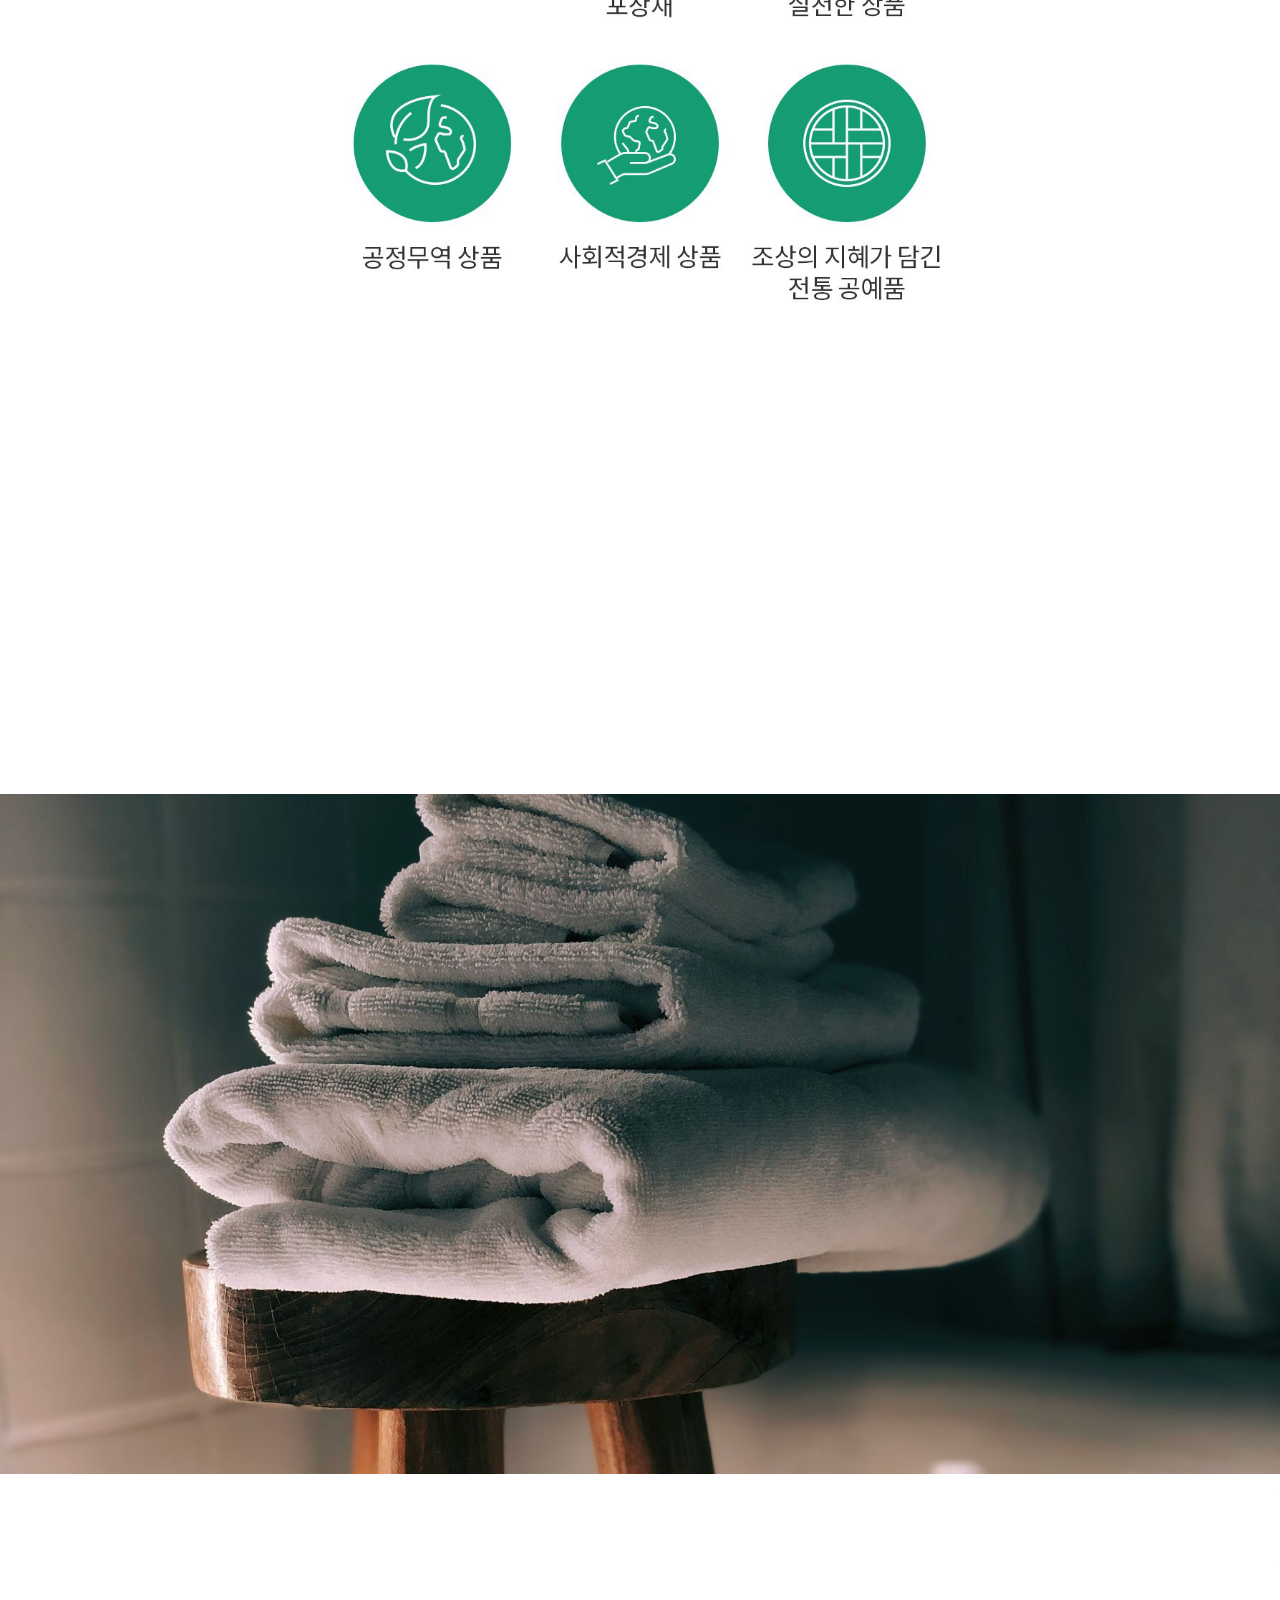
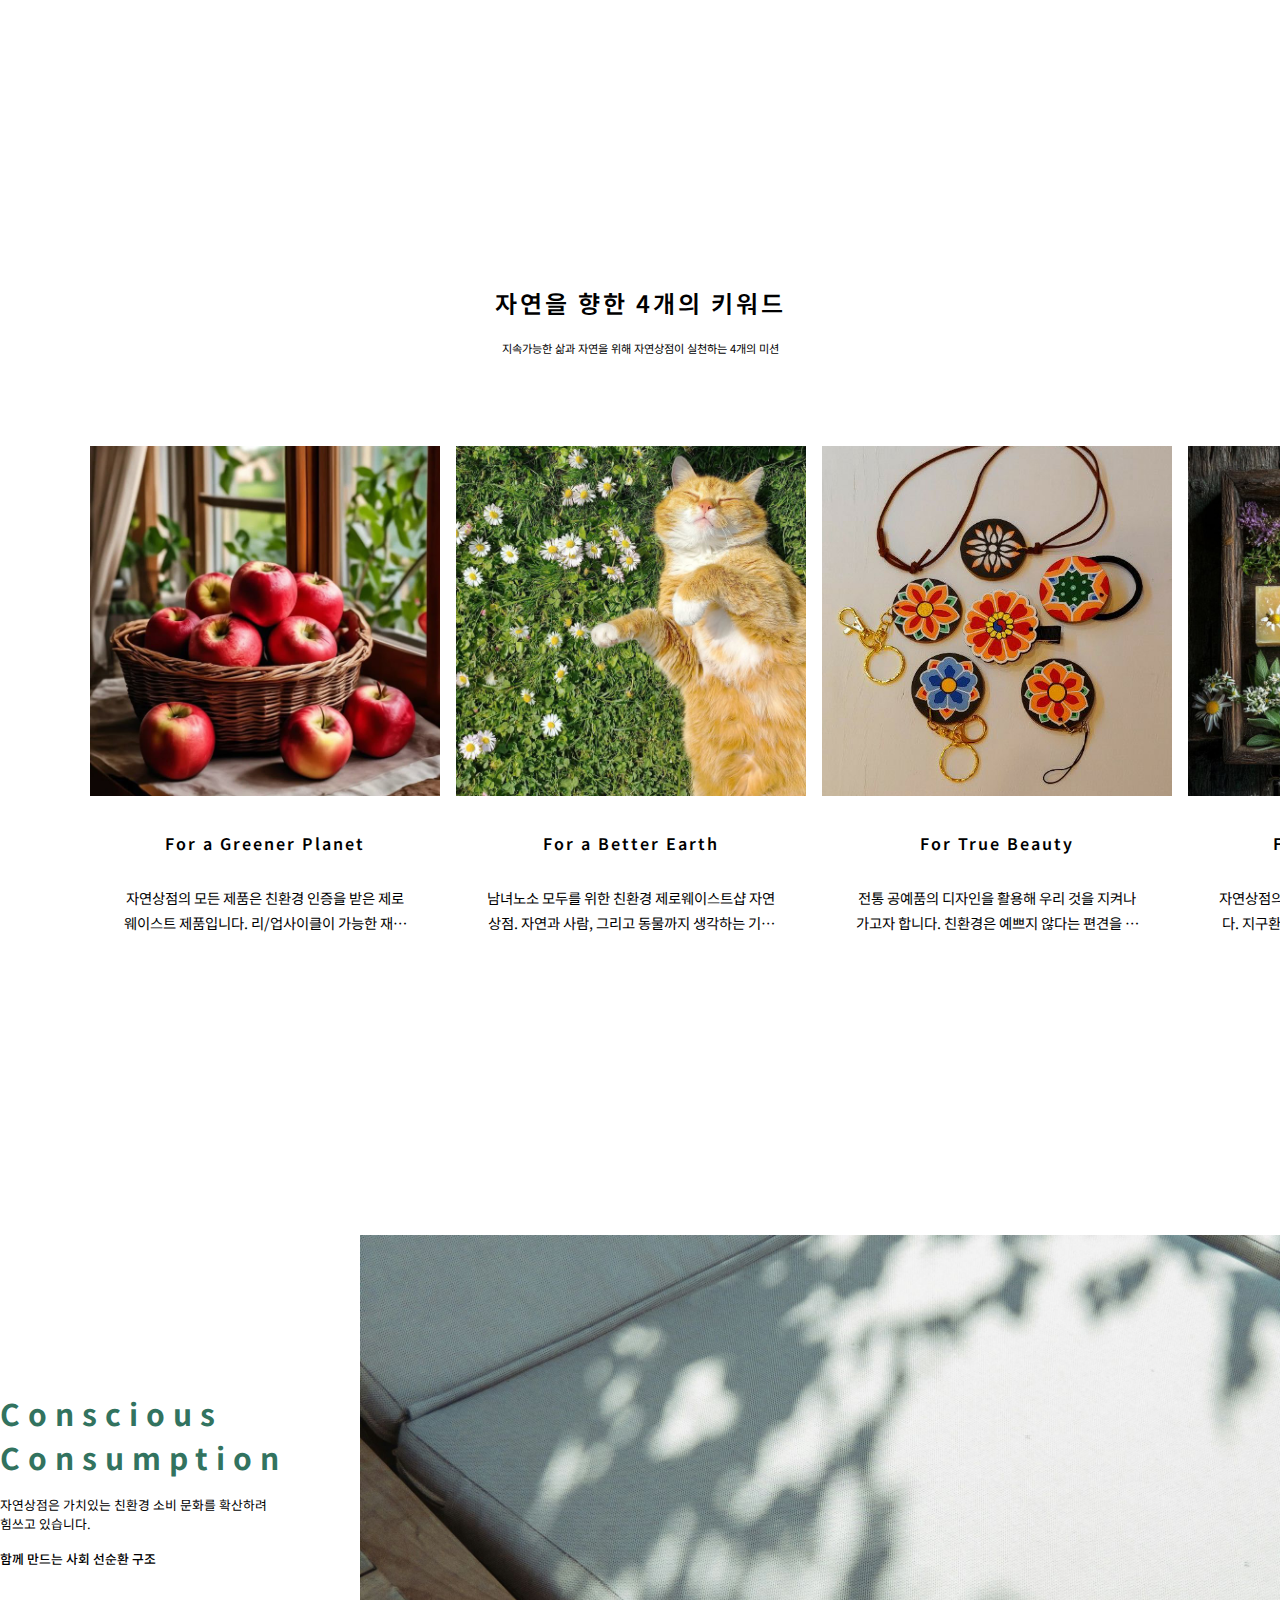
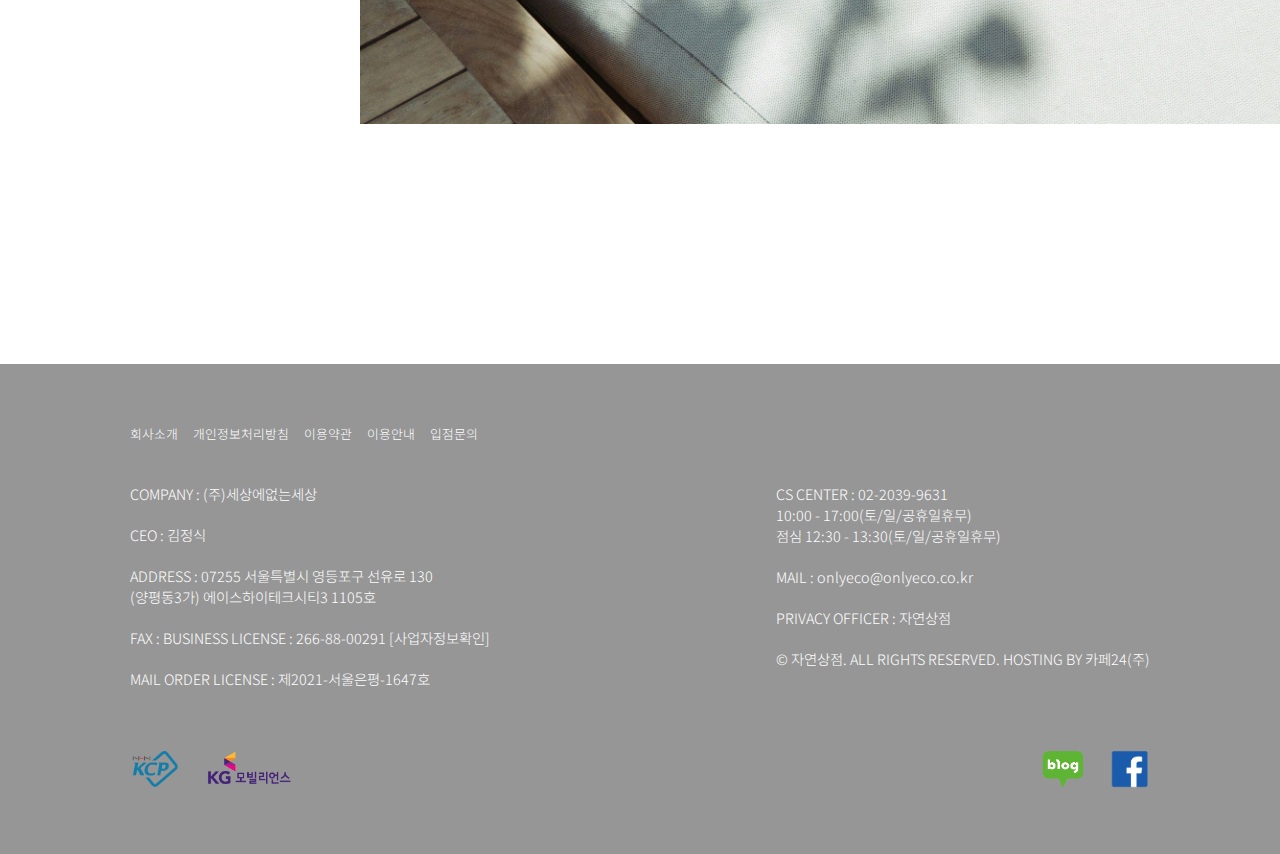
<file: about.html>
<!DOCTYPE html>
<html lang="en">

<head>
    <meta charset="UTF-8">
    <meta name="viewport" content="width=device-width, initial-scale=1.0">
    <link rel="stylesheet" href="./css/common.css">
    <link rel="stylesheet" href="./css/about.css">
    <link rel="icon" href="./img/favicon.ico">
    <title>자연상점</title>
</head>

<body>
    <header class="flex">
        <div id="menu_bar">
            <div></div>
            <div></div>
            <div></div>
        </div>
        <h1><a href="">
                <img src="./img/logo.png" alt="logo">
            </a></h1>
        <nav id="nav_wrap" class="flex">
            <ul id="menu_wrap" class="flex">
                <li><a href="">회사소개</a></li>
                <li><a href="">리빙</a></li>
                <li><a href="">패션</a></li>
                <li><a href="">도매</a></li>
                <li><a href="">공지사항</a></li>
            </ul>
            <ul id="icon_wrap" class="flex">
                <li class="search"><a href="">검색</a></li>
                <li class="cart"><a href="">장바구니</a></li>
                <li class="mypage"><a href="">마이페이지</a></li>
            </ul>
        </nav>
    </header>
    <main>
        <section id="sec1">
            <img src="./img/about/about_main.jpg" alt="어바웃 메인">
        </section>
        <section id="sec2" class="w1448">
            <article>
                <h1>Sustainability at Our Core</h1>
                <p>누구나 친환경 일상을 누리는<br>지속 가능한 세상</p>
                <div>
                    <img src="./img/about/about_1.jpg" alt="">
                </div>
            </article>
        </section>
        <section id="sec3" class="flex banner_wrap">
                <div>
                    <img src="./img/about/about_banner1.jpg" alt="">
                </div>
                <article>
                    <p>Sustainable<br>Selections</p>
                    <p>자연상점은 지속가능한 삶을 위해 친환경 제품들을
                    <br>발굴 및 소개하며 유통을 돕고 있습니다.</p>
                    <p>실천할 수 있는 친환경, 자연상점</p>
                </article>
        </section>
        <section id="sec4" class="w1448">
            <article>
                <p>자연을 향한 4개의 키워드</p>
                <p>지속가능한 삶과 자연을 위해 자연상점이 실천하는 4개의 미션</p>
                <div class="w1448 flex mis_wrap">
                    <figure>
                        <div>
                            <img src="./img/about/about_4_1.jpg" alt="">
                        </div>
                        <figcaption class="mis_fig">
                            <p>For a Greener Planet</p>
                            <p>자연상점의 모든 제품은 친환경 인증을 받은 제로웨이스트 제품입니다. 리/업사이클이 가능한 재료를 사용하여 꼼꼼하게 지구를 지켜나갑니다.</p>
                        </figcaption>
                    </figure>
                    <figure>
                        <div>
                            <img src="./img/about/about_4_2.jpg" alt="">
                        </div>
                        <figcaption class="mis_fig">
                            <p>For a Better Earth</p>
                            <p>남녀노소 모두를 위한 친환경 제로웨이스트샵 자연상점. 자연과 사람, 그리고 동물까지 생각하는 기업으로 모든 생명을 위하고 있습니다.</p>
                        </figcaption>
                    </figure>
                    <figure>
                        <div>
                            <img src="./img/about/about_4_3.jpg" alt="">
                        </div>
                        <figcaption class="mis_fig">
                            <p>For True Beauty</p>
                            <p>전통 공예품의 디자인을 활용해 우리 것을 지켜나가고자 합니다. 친환경은 예쁘지 않다는 편견을 떨쳐내고 우리의 멋으로 재해석한 친환경을 선보입니다.</p>
                        </figcaption>
                    </figure>
                    <figure>
                        <div>
                            <img src="./img/about/about_4_4.jpg" alt="">
                        </div>
                        <figcaption class="mis_fig">
                            <p>For Lasting Impact</p>
                            <p>자연상점의 실천은 유통 플랫폼에서 끝나지 않습니다. 지구환경의 선순환 구조를 만들기 위해 친환경 교육 및 다양한 프로젝트를 진행합니다.</p>
                        </figcaption>
                    </figure>
                </div>
            </article>
        </section>
        <section id="sec5" class="flex banner_wrap">
                <article>
                    <p>Conscious<br>Consumption</p>
                    <p>자연상점은 가치있는 친환경 소비 문화를 확산하려 힘쓰고 있습니다.</p>
                    <p>함께 만드는 사회 선순환 구조</p>
                </article>
                <div>
                    <img src="./img/about/about_banner2.jpg" alt="">
                </div>
        </section>
    </main>
    <footer>
        <article class="w1448 foot_wrap">
            <ul class="flex foot_sec1">
                <li><a href="">회사소개</a></li>
                <li><a href="">개인정보처리방침</a></li>
                <li><a href="">이용약관</a></li>
                <li><a href="">이용안내</a></li>
                <li><a href="">입점문의</a></li>
            </ul>
            <div class="flex foot_sec2">
                <div>
                    <p>COMPANY : (주)세상에없는세상</p>
                    <p>CEO : 김정식</p>
                    <p>ADDRESS : 07255 서울특별시 영등포구 선유로 130<br>
                    (양평동3가) 에이스하이테크시티3 1105호</p>
                    <p>FAX : BUSINESS LICENSE : 266-88-00291 [사업자정보확인]</p>
                    <p>MAIL ORDER LICENSE : 제2021-서울은평-1647호</p>
                </div>
                <div>
                    <p>CS CENTER : 02-2039-9631<br>
                    10:00 - 17:00(토/일/공휴일휴무)<br>
                    점심 12:30 - 13:30(토/일/공휴일휴무)</p>
                    <p>MAIL : onlyeco@onlyeco.co.kr</p>
                    <p>PRIVACY OFFICER : 자연상점</p>
                    <p>© 자연상점. ALL RIGHTS RESERVED. HOSTING BY 카페24(주)</p>
                </div>
            </div>
            <div class="flex foot_sec3">
                <div>
                    <img src="./img/footer/kcp.png" alt="kcp">
                    <img src="./img/footer/kgmobilians.png" alt="kg모빌리언스">
                </div>
                <div>
                    <img src="./img/footer/naver_blog.png" alt="블로그">
                    <img src="./img/footer/facebook.png" alt="페이스북">
                </div>
            </div>
        </article>
    </footer>
</body>

</html>
</file>
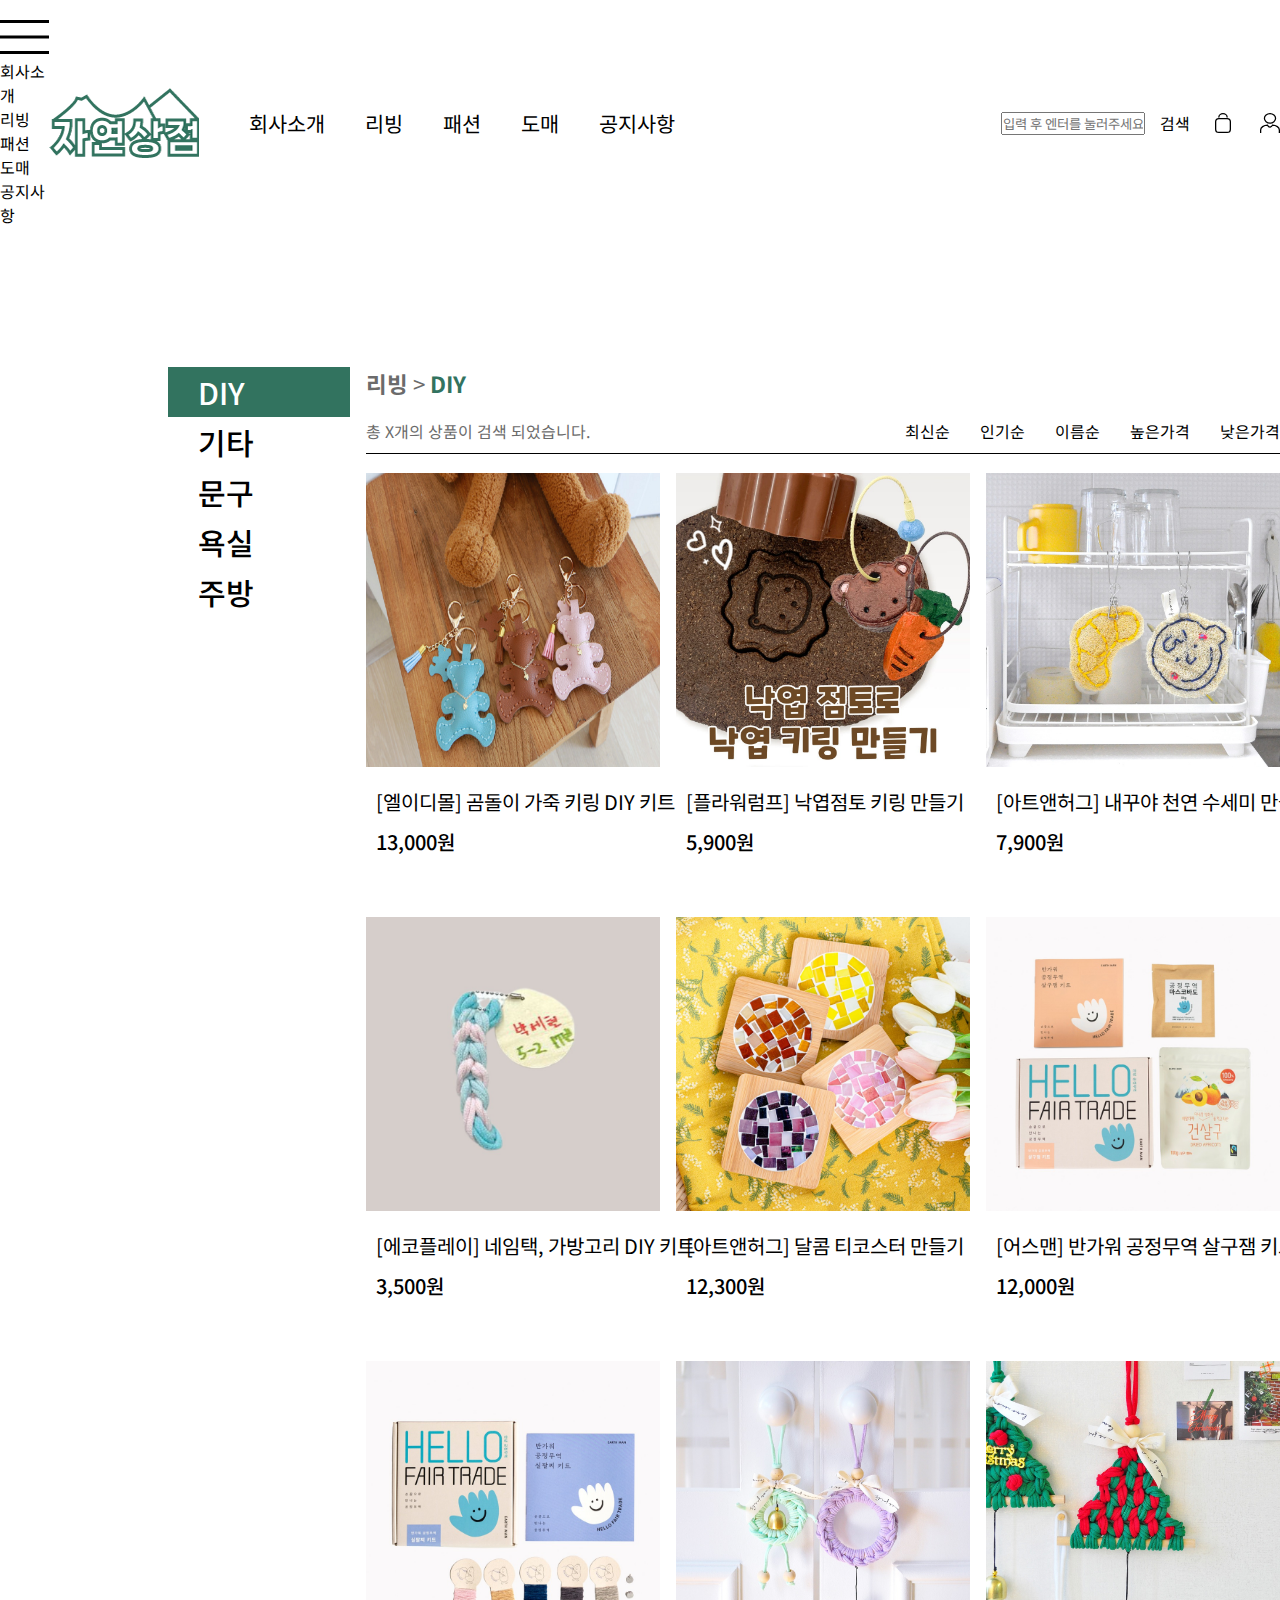
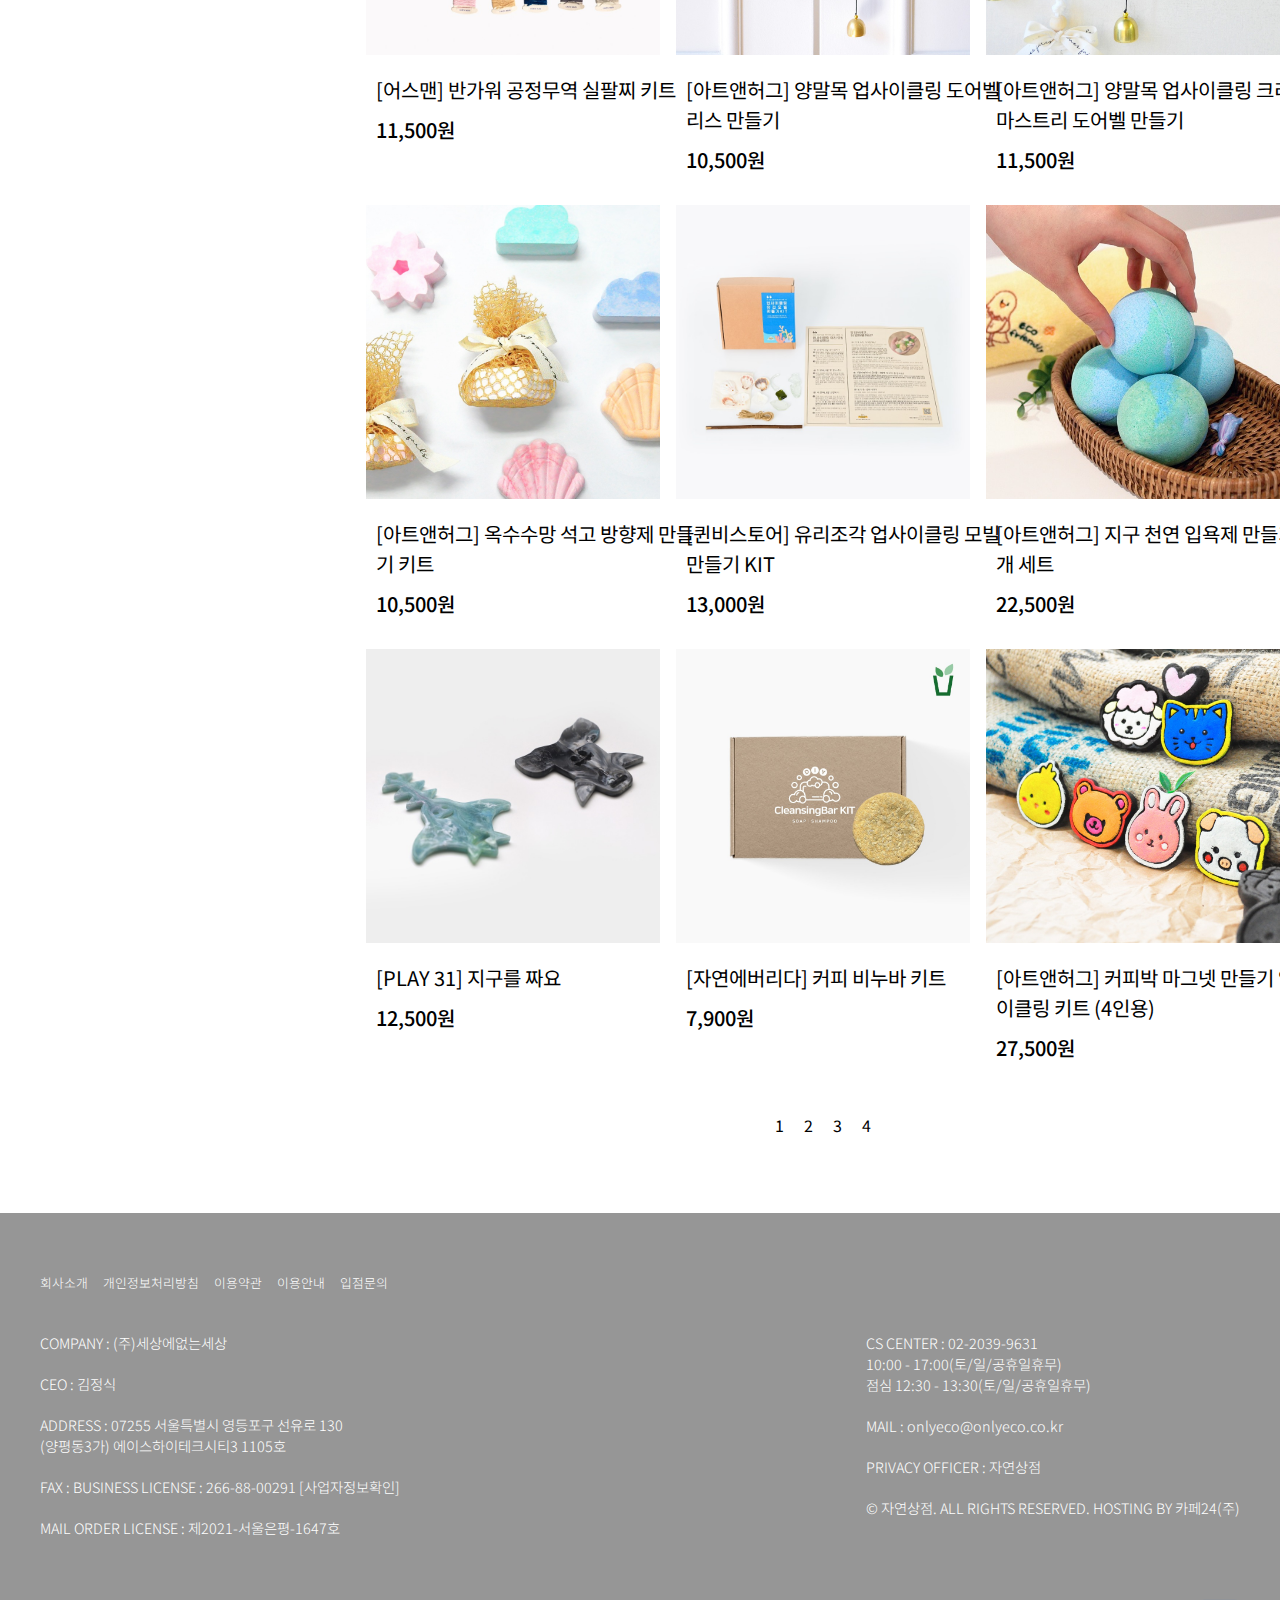
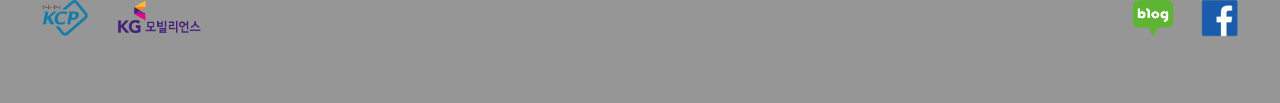
<file: living.html>
<!DOCTYPE html>
<html lang="en">

<head>
    <meta charset="UTF-8">
    <meta name="viewport" content="width=device-width, initial-scale=1.0">
    <link rel="stylesheet" href="./css/common.css">
    <link rel="stylesheet" href="./css/swiper_bundle.css">
    <!-- swiper -->
    <link rel="stylesheet" href="./css/living.css">
    <link rel="icon" href="./img/favicon.ico">
    <title>자연상점</title>
</head>

<body>
    <header class="flex w1448">
        <article id="ham_wrap">
        <div id="menu_bar"> <!-- 햄버거 -->
            <img src="./img/icon/ham.svg" alt="ham">
        </div>
        <ul id="ham_menu">
            <li><a href="./about.html">회사소개</a></li>
            <li><a href="./living.html">리빙</a></li>
            <li><a href="">패션</a></li>
            <li><a href="">도매</a></li>
            <li><a href="">공지사항</a></li>
        </ul>
        </article>
        <h1><a href="./index.html">
                <img src="./img/logo.png" alt="logo">
            </a></h1>
        <nav id="nav_wrap" class="flex">
            <ul id="menu_wrap" class="flex hidden540">
                <li><a href="./about.html">회사소개</a></li>
                <li><a href="./living.html">리빙</a></li>
                <li><a href="">패션</a></li>
                <li><a href="">도매</a></li>
                <li><a href="">공지사항</a></li>
            </ul>
            <ul id="icon_wrap" class="flex">
                <form action="" class="flex">
                <input class="search_bar" type="text" placeholder="입력 후 엔터를 눌러주세요">
                </form>
                <li class="search">검색</li>
                <li class="cart hidden540"><a href="">장바구니</a></li>
                <li class="mypage hidden540"><a href="">마이페이지</a></li>
            </ul>
        </nav>
    </header>
    <main class="w1448 flex">
        <section id="sec1" class="w1448">
            <ul>
                <li><a href="">DIY</a></li>
                <li><a href="">기타</a></li>
                <li><a href="">문구</a></li>
                <li><a href="">욕실</a></li>
                <li><a href="">주방</a></li>
            </ul>
        </section>
        <section id="sec2">
            <div class="flex catg_wrap">
                <h4>리빙</h4>
                <P>></P>
                <h4>DIY</h4>
            </div>
            <div class="flex align_wrap">
                <p>총 X개의 상품이 검색 되었습니다.</p>
                <ul class="flex">
                    <li>최신순</li>
                    <li>인기순</li>
                    <li>이름순</li>
                    <li>높은가격</li>
                    <li>낮은가격</li>
                </ul>
            </div>
            <div class="line"></div>
            <article class="flex item_wrap">
                <figure class="item_one">
                    <div>
                        <img src="./img/item/living/keyling_13000.png" alt="곰돌키링">
                    </div>
                    <figcaption class="text_wrap">
                        <h4>[엘이디몰] 곰돌이 가죽 키링 DIY 키트</h4>
                        <p>13,000원</p>
                    </figcaption>
                </figure>
                <figure class="item_one">
                    <div>
                        <img src="./img/item/living/keyling_5900.jpg" alt="">
                    </div>
                    <figcaption class="text_wrap">
                        <h4>[플라워럼프] 낙엽점토 키링 만들기</h4>
                        <p>5,900원</p>
                    </figcaption>
                </figure>
                <figure class="item_one">
                    <div>
                        <img src="./img/item/living/sponge_7900.jpg" alt="">
                    </div>
                    <figcaption class="text_wrap">
                        <h4>[아트앤허그] 내꾸야 천연 수세미 만들기</h4>
                        <p>7,900원</p>
                    </figcaption>
                </figure>
                <figure class="item_one">
                    <div>
                        <img src="./img/item/living/nametag_3500.jpg" alt="">
                    </div>
                    <figcaption class="text_wrap">
                        <h4>[에코플레이] 네임택, 가방고리 DIY 키트</h4>
                        <p>3,500원</p>
                    </figcaption>
                </figure>
                <figure class="item_one">
                    <div>
                        <img src="./img/item/living/coaster_12300.jpg" alt="">
                    </div>
                    <figcaption class="text_wrap">
                        <h4>[아트앤허그] 달콤 티코스터 만들기</h4>
                        <p>12,300원</p>
                    </figcaption>
                </figure>
                <figure class="item_one">
                    <div>
                        <img src="./img/item/living/jam_12000.jpg" alt="">
                    </div>
                    <figcaption class="text_wrap">
                        <h4>[어스맨] 반가워 공정무역 살구잼 키트</h4>
                        <p>12,000원</p>
                    </figcaption>
                </figure>
                <figure class="item_one">
                    <div>
                        <img src="./img/item/living/bracelet_11500.jpg" alt="">
                    </div>
                    <figcaption class="text_wrap">
                        <h4>[어스맨] 반가워 공정무역 실팔찌 키트</h4>
                        <p>11,500원</p>
                    </figcaption>
                </figure>
                <figure class="item_one">
                    <div>
                        <img src="./img/item/living/doorbell_10500.jpg" alt="">
                    </div>
                    <figcaption class="text_wrap">
                        <h4>[아트앤허그] 양말목 업사이클링 도어벨 리스 만들기</h4>
                        <p>10,500원</p>
                    </figcaption>
                </figure>
                <figure class="item_one">
                    <div>
                        <img src="./img/item/living/doorbell_11500.jpg" alt="">
                    </div>
                    <figcaption class="text_wrap">
                        <h4>[아트앤허그] 양말목 업사이클링 크리스마스트리 도어벨 만들기</h4>
                        <p>11,500원</p>
                    </figcaption>
                </figure>
                <figure class="item_one">
                    <div>
                        <img src="./img/item/living/freshener_10500.jpg" alt="">
                    </div>
                    <figcaption class="text_wrap">
                        <h4>[아트앤허그] 옥수수망 석고 방향제 만들기 키트</h4>
                        <p>10,500원</p>
                    </figcaption>
                </figure>
                <figure class="item_one">
                    <div>
                        <img src="./img/item/living/mobile_13000.jpg" alt="">
                    </div>
                    <figcaption class="text_wrap">
                        <h4>[퀸비스토어] 유리조각 업사이클링 모빌 만들기 KIT</h4>
                        <p>13,000원</p>
                    </figcaption>
                </figure>
                <figure class="item_one">
                    <div>
                        <img src="./img/item/living/bathbomb_22500.jpg" alt="">
                    </div>
                    <figcaption class="text_wrap">
                        <h4>[아트앤허그] 지구 천연 입욕제 만들기 4개 세트</h4>
                        <p>22,500원</p>
                    </figcaption>
                </figure>
                <figure class="item_one">
                    <div>
                        <img src="./img/item/living/squeezer_12500.jpg" alt="">
                    </div>
                    <figcaption class="text_wrap">
                        <h4>[PLAY 31] 지구를 짜요</h4>
                        <p>12,500원</p>
                    </figcaption>
                </figure>
                <figure class="item_one">
                    <div>
                        <img src="./img/item/living/soap_7900.jpg" alt="">
                    </div>
                    <figcaption class="text_wrap">
                        <h4>[자연에버리다] 커피 비누바 키트</h4>
                        <p>7,900원</p>
                    </figcaption>
                </figure>
                <figure class="item_one">
                    <div>
                        <img src="./img/item/living/magnet_27500.jpg" alt="">
                    </div>
                    <figcaption class="text_wrap">
                        <h4>[아트앤허그] 커피박 마그넷 만들기 업사이클링 키트 (4인용)</h4>
                        <p>27,500원</p>
                    </figcaption>
                </figure>
            </article>
            <div class="flex btn_num">
                <p><a href="">1</a></p>
                <p><a href="">2</a></p>
                <p><a href="">3</a></p>
                <p><a href="">4</a></p>
            </div>            
        </section>
    </main>
    <footer>
        <article class="w1448 foot_wrap">
            <ul class="flex foot_sec1">
                <li><a href="">회사소개</a></li>
                <li><a href="">개인정보처리방침</a></li>
                <li><a href="">이용약관</a></li>
                <li><a href="">이용안내</a></li>
                <li><a href="">입점문의</a></li>
            </ul>
            <div class="flex foot_sec2">
                <div>
                    <p>COMPANY : (주)세상에없는세상</p>
                    <p>CEO : 김정식</p>
                    <p>ADDRESS : 07255 서울특별시 영등포구 선유로 130<br>
                    (양평동3가) 에이스하이테크시티3 1105호</p>
                    <p>FAX : BUSINESS LICENSE : 266-88-00291 [사업자정보확인]</p>
                    <p>MAIL ORDER LICENSE : 제2021-서울은평-1647호</p>
                </div>
                <div>
                    <p>CS CENTER : 02-2039-9631<br>
                    10:00 - 17:00(토/일/공휴일휴무)<br>
                    점심 12:30 - 13:30(토/일/공휴일휴무)</p>
                    <p>MAIL : onlyeco@onlyeco.co.kr</p>
                    <p>PRIVACY OFFICER : 자연상점</p>
                    <p>© 자연상점. ALL RIGHTS RESERVED. HOSTING BY 카페24(주)</p>
                </div>
            </div>
            <div class="flex foot_sec3">
                <div>
                    <img src="./img/footer/kcp.png" alt="kcp">
                    <img src="./img/footer/kgmobilians.png" alt="kg모빌리언스">
                </div>
                <div>
                    <img src="./img/footer/naver_blog.png" alt="블로그">
                    <img src="./img/footer/facebook.png" alt="페이스북">
                </div>
            </div>
        </article>
    </footer>    
</body>
    <script src="https://code.jquery.com/jquery-3.7.1.min.js" integrity="sha256-/JqT3SQfawRcv/BIHPThkBvs0OEvtFFmqPF/lYI/Cxo=" crossorigin="anonymous"></script>
    <script src="./js/script01.js"></script>
</html>
</file>
<file: css/common.css>
@import url('https://fonts.googleapis.com/css2?family=Noto+Sans+KR:wght@100..900&display=swap');

*{
    margin: 0;
    padding: 0;
    box-sizing: border-box;
    font-family: "Noto Sans KR", sans-serif;
}
a{
    text-decoration: none;
    color: black;
    font-family: "Noto Sans KR", sans-serif;
}
li{
    list-style: none;
}
h2{
    font-size: 40px;
}
h3{
    font-size: 25px;
}
.flex{
    display: flex;
}
.w1448{
    max-width: 1448px;
    margin: 0 auto;
}
.btn_num{
    height: 120px;
    padding-top: 20px;
    gap: 20px;
    justify-content: center;
    /* background-color: cornflowerblue; */
    /* 위치확인 */
}
</file>
<file: css/index.css>
html {
    font-size: 16px;
}

header {
    padding: 20px 0 20px 0;
    margin: 0 auto;
    max-width: 1448px;
    align-items: center;
    position: relative;
}
header>h1 {
    margin-right: 30px;
    font-size: 0;
}
#menu_bar>img{
    width: 20px;
    height: 20px;
    margin: 0 10px;
    box-sizing: border-box;
    display: none;
}
#ham_menu{
    display: none;
    width: 100%;
    padding: 0;
    margin: 0;
    position: absolute;
    top: 100%;
    background-color: #ffffff;
}
#ham_menu li{
    padding: 10px;
}
#ham_menu li:hover{
    background-color: #32735F;
}
#ham_menu li:hover>a{
    color: #ffffff;
    font-weight: bold;
}
#ham_menu a{
    display: block;
    width: 100%;
}
/* ham end */

#nav_wrap {
    width: 100%;
    justify-content: space-between;
}
#menu_wrap {
    gap: 20px;
    font-size: 1.3rem;
}
#menu_wrap a { 
    padding: 0 10px;
}
#icon_wrap {
    gap: 15px;
    align-items: center;
    justify-items: baseline;
}
.search, #icon_wrap>li>a{
    background-repeat: no-repeat;
    width: 20px;
    height: 20px;
    display: block;
    text-indent: -99999px;
    margin-left: 10px;
}
.search{
    background-image: url(../img/icon/search.svg);
}
.cart>a{
    background-image: url(../img/icon/cart.svg);
}
.mypage>a{
    background-image: url(../img/icon/mypage.svg);
}
/* header end */

.swiper-pagination-bullet {
    width: 23px;
    height: 23px;
    text-align: center;
    line-height: 20px;
    color: #000;
    opacity: 1;
}    
.swiper-pagination-bullet-active {
    color: #32735F;
    font-weight: 800;
    border-bottom: 1px solid #32735F;
}
.swiper-pagination-bullet:not(.swiper-pagination-bullet-active) {
  opacity: 0.5;
}
.ban_wrap{
    display: flex !important;
    gap: 100px;
}
.ban_text{
    letter-spacing: 3px;
    padding: 100px 0;
}
.ban_text>p{
    padding-top: 70px;
}
.ban_sub{
    font-size: 1.5rem;
    font-weight: 500;
    border-bottom: 2px solid black;
}
.ban_title{
    font-size: 3.5rem;
    font-weight: 600;
    color: #21614e;
}
.ban_tag{
    color: #333;
}
.ban_wrap{
    flex: 1;
    background-repeat: no-repeat;
    background-size: cover;
    background-position: center;
}
.ban1{
    background-image: url(../img/banner/beauty.jpg);
}
.ban2{
    background-image: url(../img/banner/bathroom.jpg);
}
.ban3{
    background-image: url(../img/banner/kitchen.jpg);
}
.ban4{
    background-image: url(../img/banner/pashion.jpg);
}
/* sec1-banner*/

.list {
    padding-bottom: 80px;
}
.tit_wrap {
    border-top: 1px solid #808080;
    border-bottom: 1px solid #808080;
    width: 100%;
    padding: 7px 0;
    align-items: center;
    justify-content: space-between;
}
.tit_wrap>h3{
    padding-left: 5px;
}
.tit_wrap>.tag_wrap {
    gap: 20px;
    font-weight: 500;
    color: gray;
}
.tit_wrap>.tag_wrap>p {
    border: 1px solid gray;
    border-radius: 5px;
    padding: 2px 5px;
}
.list_img {
    width: 100%;
    padding-top: 26px;
    justify-content: space-between;
}
.item_wrap {
    max-width: calc((100% - 48px) * 0.75 + 48px);
    /* flex: 3; */
    flex-wrap: wrap;
}
#sec4 .item_wrap{
    max-width: calc((100% - 48px) * 0.75 + 48px);
    justify-content: flex-end;
    padding-right: 0;
}
.item_wrap a{
    padding: 4px 5px 4px 0;
}
.item_one{
    width: calc(33.33%);
    padding-right: 16px;
}
#sec4 .item_one{
    padding-right: 0;
    padding-left: 16px;    
}
.item_one>div {
    font-size: 0;
}
.item_one img{
    width: 100%;
}

.tbox_wrap{
    padding-top: 11px;
    padding-bottom: 27px;
    width: 100%;
    justify-content: space-between;
}
.tbox_wrap>.item_tbox {
    width: 90%;
    line-height: 33px;
}
.item_tbox>p{
    width: 90%;
    display: block;
    overflow: hidden;
    white-space: nowrap;
    text-overflow: ellipsis;
}
.item_tbox>p:first-child {
    font-size: 0.8rem;
    color: gray;
}
.item_tbox>p:nth-child(2){
    font-weight: 550;
}
.item_tbox>p:last-child {
    font-size: 0.9rem;
}
.item_tbox del {
    font-size: 0.7rem;
    color: gray;
}
.heart{
    width: 20px;
    height: 20px;
    margin: 6px 0;
    background-repeat: no-repeat;
    background-position: center;
    background-image: url(../img/icon/heart.svg);
}
.heart_r{
    background-image: url(../img/icon/heart_r.svg);
}
.kit_b {
    background-image: url(../img/list/1_kitchen/kitchen_b.jpg);
}
.acc_b{
    background-image: url(../img/list/2_accessories/accessories_b.jpg);
}
.bat_b {
    background-image: url(../img/list/3_bathroom/bathroom_b.jpg);
}
.h_banner{
    width: calc((100% - 48px) * 0.25);
    /* flex: 1; */
    height: auto;
    background-repeat: no-repeat;
    background-size: 100% 100%;
    background-position: center;
    background-attachment: fixed;
}
.view_all {
    margin: 25px auto 0;
    border: 3px solid #32735F;
    border-radius: 24px;
    width: 190px;
    height: 45px;
    align-items: center;
    justify-content: center;
    text-align: center;
    letter-spacing: 5px;
}
.view_all>a{
    width: 100%;
    padding: 5px 0;
}
/* sec2,4,6-list */

.slide {
    width: 100%;
    padding-bottom: 170px;
    background: linear-gradient(  to bottom,  rgba(61, 127, 108, 0.8) 55%,  rgba(255, 255, 255, 1) 45%);
    overflow: hidden;
}
.slide>h2 {
    padding: 50px 0;
    text-align: center;
    color: white;
    font-size: 3.3rem;
}
.slide_wrap{
    gap: 30px;
    align-items: center;
    justify-content: center;
    font-size: 0;
}
.slide_wrap>div{
    flex: 1;
    aspect-ratio: 1 / 1;
    max-width: 350px;
    border: 3px solid #32735F;
    border-radius: 30%;
    box-sizing: unset;
    background-size: cover;
}
.slide_wrap>div:nth-child(3){
    padding: 25px;
}
.slide_wrap>div>a{
    display: block;
    width: 100%;
    aspect-ratio: 1 / 1;
    border-radius: 30%;
}
#sec3 .slide_wrap>div:nth-child(1){
    background-image: url(../img/slide/1_beauty/soap_12000.jpg);
}
#sec3 .slide_wrap>div:nth-child(2){
    background-image: url(../img/slide/1_beauty/bodywash_17800.jpg);
}
#sec3 .slide_wrap>div:nth-child(3){
    background-image: url(../img/slide/1_beauty/shampoo_13800.jpg);
}
#sec3 .slide_wrap>div:nth-child(4){
    background-image: url(../img/slide/1_beauty/bathbomb_6900.jpg);
}
#sec3 .slide_wrap>div:nth-child(5){
    background-image: url(../img/slide/1_beauty/shampoo2_17800.jpg);
}
#sec5 .slide_wrap>div:nth-child(1){
    background-image: url(../img/slide/2_diy/coaster_12300.jpg);
}
#sec5 .slide_wrap>div:nth-child(2){
    background-image: url(../img/slide/2_diy/dishmat_20700.jpg);
}
#sec5 .slide_wrap>div:nth-child(3){
    background-image: url(../img/slide/2_diy/teacoaster_12300.jpg);
}
#sec5 .slide_wrap>div:nth-child(4){
    background-image: url(../img/slide/2_diy/doorbell_11500.jpg);
}
#sec5 .slide_wrap>div:nth-child(5){
    background-image: url(../img/slide/2_diy/magnet_27500.jpg);
}
/* sec3,5 slide*/

#sec7{
    gap: 16px;
    padding: 20px 0 80px;
}
.review{
    flex: 1;
    padding: 30px 15px;
    border: 3px solid #3d7f6c;
}
.review>div>img{
    width: 100%;
    aspect-ratio: 1 / 1; 
}
.review>figcaption>p{
    padding-top: 15px;
    word-break: keep-all;
}
.review>figcaption>p:first-child{
    font-size: 0.8rem;
    color: #333;
}
.review>figcaption>p:nth-child(2){
    font-size: 1.1rem;
}
/* sec7-review end */

.under{
    width: 100%;
    height: 512px;
    background-repeat: no-repeat;
    background-color: #21614e;
    flex-shrink: 0;
}

/* sec8-banner end */

footer{
    background-color: rgb(150, 150, 150);    
}
.foot_wrap{
    padding: 40px;
    color: white;
    font-weight: 300;
}
.foot_sec1{
    padding: 20px 0;
    gap: 10px;
    font-size: 0.8rem;
}
.foot_sec1 a{
    padding-right: 5px;
    color: white;
}
.foot_sec2{
    padding: 20px 0;
    justify-content: space-between;
    font-size: 0.9rem;
}
.foot_sec2 p{
    padding-bottom: 20px;
}
.foot_sec3{
    padding: 20px 0;
    justify-content: space-between;
}
.foot_sec3 img{
    height: 40px;
    padding-right: 20px;
}
.foot_sec3>div:last-child>img{
    padding-left: 20px;
    padding-right: 0;
}
/* footer end */

@media screen and (max-width: 1440px) {
    .w1448{
        max-width: 1100px;
    }
    .hidden1440{
        display: none;
    }
}

@media screen and (max-width: 1100px) {
    html {
        font-size: 14px;
    }
    .w1448{
        max-width: 800px;
    }
    header>h1 img{
        width: 100px;
    }
    #menu_wrap{
        font-size: 1rem;
        gap: 3px;
    }
    .hidden1100{
        display: none;
    }
    #icon_wrap{
        gap: 5px;
    }
    .heart{
        font-size: 18px;
    }
    .item_wrap{
        max-width: 100%;
        gap: 16px;
    }
    #sec4 .item_wrap{
        max-width: 100%;
        gap: 16px;
    }
    .item_one{
        width: calc(50% - 8px);
        padding: 0;
    }
    #sec4 .item_one{
        padding: 0;
    }
    .slide>h2 {
    font-size: 3rem;
    }
    #sec7{
        flex-wrap: wrap;
        gap: 16px;
    }
    .review{
        width: calc(50% - 8px);
        flex: none;
    }
    .view_all{
        width: 160px;
        height: 40px;
    }
}
@media screen and (max-width: 540px) {
    html{
        font-size: 12px;
    }
    .w1448{
        max-width: 500px;
    }
    .hidden540{
        display: none;
    }
    header{
        justify-content: space-between;
    }
    #menu_bar>img{
        display: block;
        margin-right: 10px;
    }
    header>h1{
        margin: 0;
    }
    #nav_wrap{
        width: auto;
    }
    .item_tbox>p:first-child{
        display: none;
    }
    .heart{
        font-size: 14px;
        padding-top: 17px;
    }
    .view_all{
        width: 130px;
        height: 33px;   
    }
    .slide>h2 {
    font-size: 2.8rem;
    }
    .foot_sec2{
        flex-direction: column;
    }
}
@media screen and (max-width: 360px) {
    .w1448{
        max-width: 342px;
    } 
    .hidden360{
        display: none;
    }
    .item_tbox>p{
        display: block;
        text-overflow: ellipsis;
        line-height: 22px;
    }
    .heart{
        display: none;
    }
    .view_all{
        font-size: 10px;
        letter-spacing: 2px;
        width: 90px;
        height: 30px;
    }
    .foot_sec1{
        flex-wrap: wrap;
    }
    .foot_sec3{
        flex-wrap: wrap;
    }
}
</file>
<file: css/about.css>
html {
    font-size: 16px;
}
h1{
    font-size: 1.9rem;
    padding: 10px 0;
}
header {
    padding: 20px 0 20px 0;
    margin: 0 auto;
    max-width: 1448px;
    align-items: center;
    position: relative;
}
header>h1 {
    margin-right: 30px;
    font-size: 0;
}
#menu_bar>img{
    width: 20px;
    height: 20px;
    margin: 0 10px;
    box-sizing: border-box;
    display: none;
}
#ham_menu{
    display: none;
    width: 100%;
    padding: 0;
    margin: 0;
    position: absolute;
    top: 100%;
    background-color: #ffffff;
}
#ham_menu li{
    padding: 10px;
}
#ham_menu li:hover{
    background-color: #32735F;
}
#ham_menu li:hover>a{
    color: #ffffff;
    font-weight: bold;
}
#ham_menu a{
    display: block;
    width: 100%;
}
/* ham end */

#nav_wrap {
    width: 100%;
    justify-content: space-between;
}
#menu_wrap {
    gap: 20px;
    font-size: 1.3rem;
}
#menu_wrap a { 
    padding: 0 10px;
}
#icon_wrap {
    gap: 15px;
    align-items: center;
    justify-items: baseline;
}
.search, #icon_wrap>li>a{
    background-repeat: no-repeat;
    width: 20px;
    height: 20px;
    display: block;
    text-indent: -99999px;
    margin-left: 10px;
}
.search{
    background-image: url(../img/icon/search.svg);
}
.cart>a{
    background-image: url(../img/icon/cart.svg);
}
.mypage>a{
    background-image: url(../img/icon/mypage.svg);
}
/* header end */

main{
    padding-bottom: 240px;
}

#sec1{
    font-size: 0;
}
#sec1>img{
    width: 100%;
}
/* sec1 */

#sec2{
    padding: 140px 0;
    text-align: center;
}
#sec2>article{
    max-width: 716px;
    margin: 0 auto;
}

#sec2 p{
    padding-top: 30px;
}
#sec2 img{
    width: 100%;
    padding: 80px 0;
}
/* sec2 */

.banner_wrap{
    width: 100%;
    align-items: center;
    justify-content: space-between;
}
.banner_wrap>div{
    width: 1318px;
    overflow: hidden;
    font-size: 0;
}
.banner_wrap>div>img{
    max-width: 100%;
}
.banner_wrap>article{
    width: calc(100% - 1400px);
}
.banner_wrap>article>p{
    font-size: 0.8rem;
    margin-block-start: 1rem;
    margin-block-end: 1rem;
}
.banner_wrap>article>p:first-child{
    font-size: 30px;
    color: #32735F;
    letter-spacing: 8px;
    font-weight: 700;
}
.banner_wrap>article>p:last-child{
    font-weight: 500;
}
/* sec3, 5 */

#sec4{
    padding: 200px 0;
    text-align: center;
}
#sec4>article>p{
    padding-bottom: 20px;
}
#sec4>article>p:first-child{
    font-size: 1.5rem;
    font-weight: 600;
    letter-spacing: 3px;
}
#sec4>article>p:nth-child(2){
    font-size: 0.7rem;
}
.mis_wrap{
    gap: 16px;
    text-align: center;
    padding: 70px 0;
}
.mis_wrap img{
    width: 350px; height: 350px;
}
.mis_fig{
    padding: 30px;
}
.mis_fig>p:first-child{
    padding-bottom: 30px;
    font-weight: 600;
    letter-spacing: 2px;
}
.mis_fig>p:last-child{
    font-size: 0.9rem;
    line-height: 25px;
    overflow: hidden;
    text-overflow: ellipsis;
    word-break: break-word;
    display: -webkit-box;
    -webkit-line-clamp: 2;
    max-height: 50px;
    -webkit-box-orient: vertical;
}

#sec5{
    justify-content: flex-end;
}
#sec5>article{
    width: 280px;
    margin-right: 80px;
}
/* main end */

footer{
    background-color: rgb(150, 150, 150);    
}
.foot_wrap{
    padding: 40px;
    color: white;
    font-weight: 300;
}
.foot_sec1{
    padding: 20px 0;
    gap: 10px;
    font-size: 0.8rem;
}
.foot_sec1 a{
    padding-right: 5px;
    color: white;
}
.foot_sec2{
    padding: 20px 0;
    justify-content: space-between;
    font-size: 0.9rem;
}
.foot_sec2 p{
    padding-bottom: 20px;
}
.foot_sec3{
    padding: 20px 0;
    justify-content: space-between;
}
.foot_sec3 img{
    height: 40px;
    padding-right: 20px;
}
.foot_sec3>div:last-child>img{
    padding-left: 20px;
    padding-right: 0;
}
/* footer end */


@media screen and (max-width: 1440px) {
    .w1448{
        max-width: 1100px;
    }
    .hidden1440{
        display: none;
    }
}

@media screen and (max-width: 1100px) {
    html {
        font-size: 14px;
    }
    .w1448{
        max-width: 800px;
    }
    header>h1 img{
        width: 100px;
    }
    #menu_wrap{
        font-size: 1rem;
        gap: 3px;
    }
    .hidden1100{
        display: none;
    }
    #icon_wrap{
        gap: 5px;
    }
}
@media screen and (max-width: 540px) {
    html{
        font-size: 12px;
    }
    .w1448{
        max-width: 500px;
    }
    .hidden540{
        display: none;
    }
    header{
        justify-content: space-between;
    }
    #menu_bar>img{
        display: block;
        margin-right: 10px;
    }
    header>h1{
        margin: 0;
    }
    #nav_wrap{
        width: auto;
    }
    .foot_sec2{
        flex-direction: column;
    }
}
@media screen and (max-width: 360px) {
    .w1448{
        max-width: 342px;
    } 
    .hidden360{
        display: none;
    }
    .foot_sec1{
        flex-wrap: wrap;
    }
    .foot_sec3{
        flex-wrap: wrap;
    }
}
</file>
<file: css/living.css>
html {
    font-size: 16px;
}
header {
    padding: 20px 0;
    margin: 0 auto;
    max-width: 1448px;
    align-items: center;
    /* background-color: bisque; */
    /* 위치확인 */
}
header>h1 {
    margin-right: 40px;
    font-size: 0;
}
#menu_bar>div{
    width: 20px;
    height: 3px;
    background-color: black;
    margin: 3px 0;
    display: none;
}
#nav_wrap {
    width: 100%;
    justify-content: space-between;
}
#menu_wrap {
    gap: 20px;
    font-size: 1.3rem;
}
#menu_wrap a { 
    padding: 0 10px;
}
#icon_wrap {
    gap: 15px;
    align-items: center;
    justify-items: baseline;
}
#icon_wrap>li>a{
    background-repeat: no-repeat;
    width: 20px;
    height: 20px;
    display: block;
    text-indent: -99999px;
    margin-left: 10px;
}
.search>a{
    background-image: url(../img/icon/search.svg);
}
.cart>a{
    background-image: url(../img/icon/cart.svg);
}
.mypage>a{
    background-image: url(../img/icon/mypage.svg);
}
/* header end */

main{
    gap: 16px;
    padding-top: 120px;
    /* background-color: antiquewhite; */
    /* 위치확인 */
}
#sec1{
    /* flex: 1; */
    width: calc(100% - 16px - 1082px);
    margin: unset;
    margin-left: auto;
    /* width: 350px; */
    font-size: 30px;
    line-height: 50px;
    font-weight: 500;
    /* background-color: dimgray; */
    /* 위치확인 */
}
#sec1>ul>li{
    padding-left: 30px;
    background-color: white;
}
#sec1>ul>li:first-child{
    background-color: #32735F;
}
#sec1>ul>li>a{
    padding-right: 50px;
}
#sec1>ul>li:first-child>a{
    color: white;
}
/* sec1 */

#sec2{
    width: calc(100% - 16px - 350px);
    /* background-color: mediumpurple; */
    /* 위치확인 */
}
.catg_wrap{
    font-size: 1.4rem;
    gap: 5px;
    color: #6B6B6B;
}
.catg_wrap>h4:last-child{
    color: #32735F;
}
.align_wrap{
    justify-content: space-between;
    padding: 20px 0 10px
}
.align_wrap>p{
    color: #6B6B6B;
}
.align_wrap ul{
    gap: 30px;
}
.line{
    height: 20px;
    border-top: 1px solid black;
}
.item_wrap{
    max-width: 100%;
    column-gap: 16px;
    flex-wrap: wrap;
}
.item_one{
    width: calc((100% - 32px) / 3);
}
.item_wrap div{
    /* width: 350px; */
    flex: 1;
    font-size: 0;
}
.item_one img{
    width: 100%;
}
.text_wrap{
    padding: 20px 10px;
    width: 350px; height: 150px;
    font-size: 20px;
    line-height: 30px;
    font-weight: 500;
}
.text_wrap>h4{
    padding-bottom: 10px;
    font-weight: 400;
}
/* sec2 */

/*main end*/

footer{
    background-color: rgb(150, 150, 150);    
}
.foot_wrap{
    padding: 40px;
    color: white;
    font-weight: 300;
}
.foot_sec1{
    padding: 20px 0;
    gap: 10px;
    font-size: 0.8rem;
}
.foot_sec1 a{
    padding-right: 5px;
    color: white;
}
.foot_sec2{
    padding: 20px 0;
    justify-content: space-between;
    font-size: 0.9rem;
}
.foot_sec2 p{
    padding-bottom: 20px;
}
.foot_sec3{
    padding: 20px 0;
    justify-content: space-between;
}
.foot_sec3 img{
    height: 40px;
    padding-right: 20px;
}
.foot_sec3>div:last-child>img{
    padding-left: 20px;
    padding-right: 0;
}
/* footer end */
</file>
